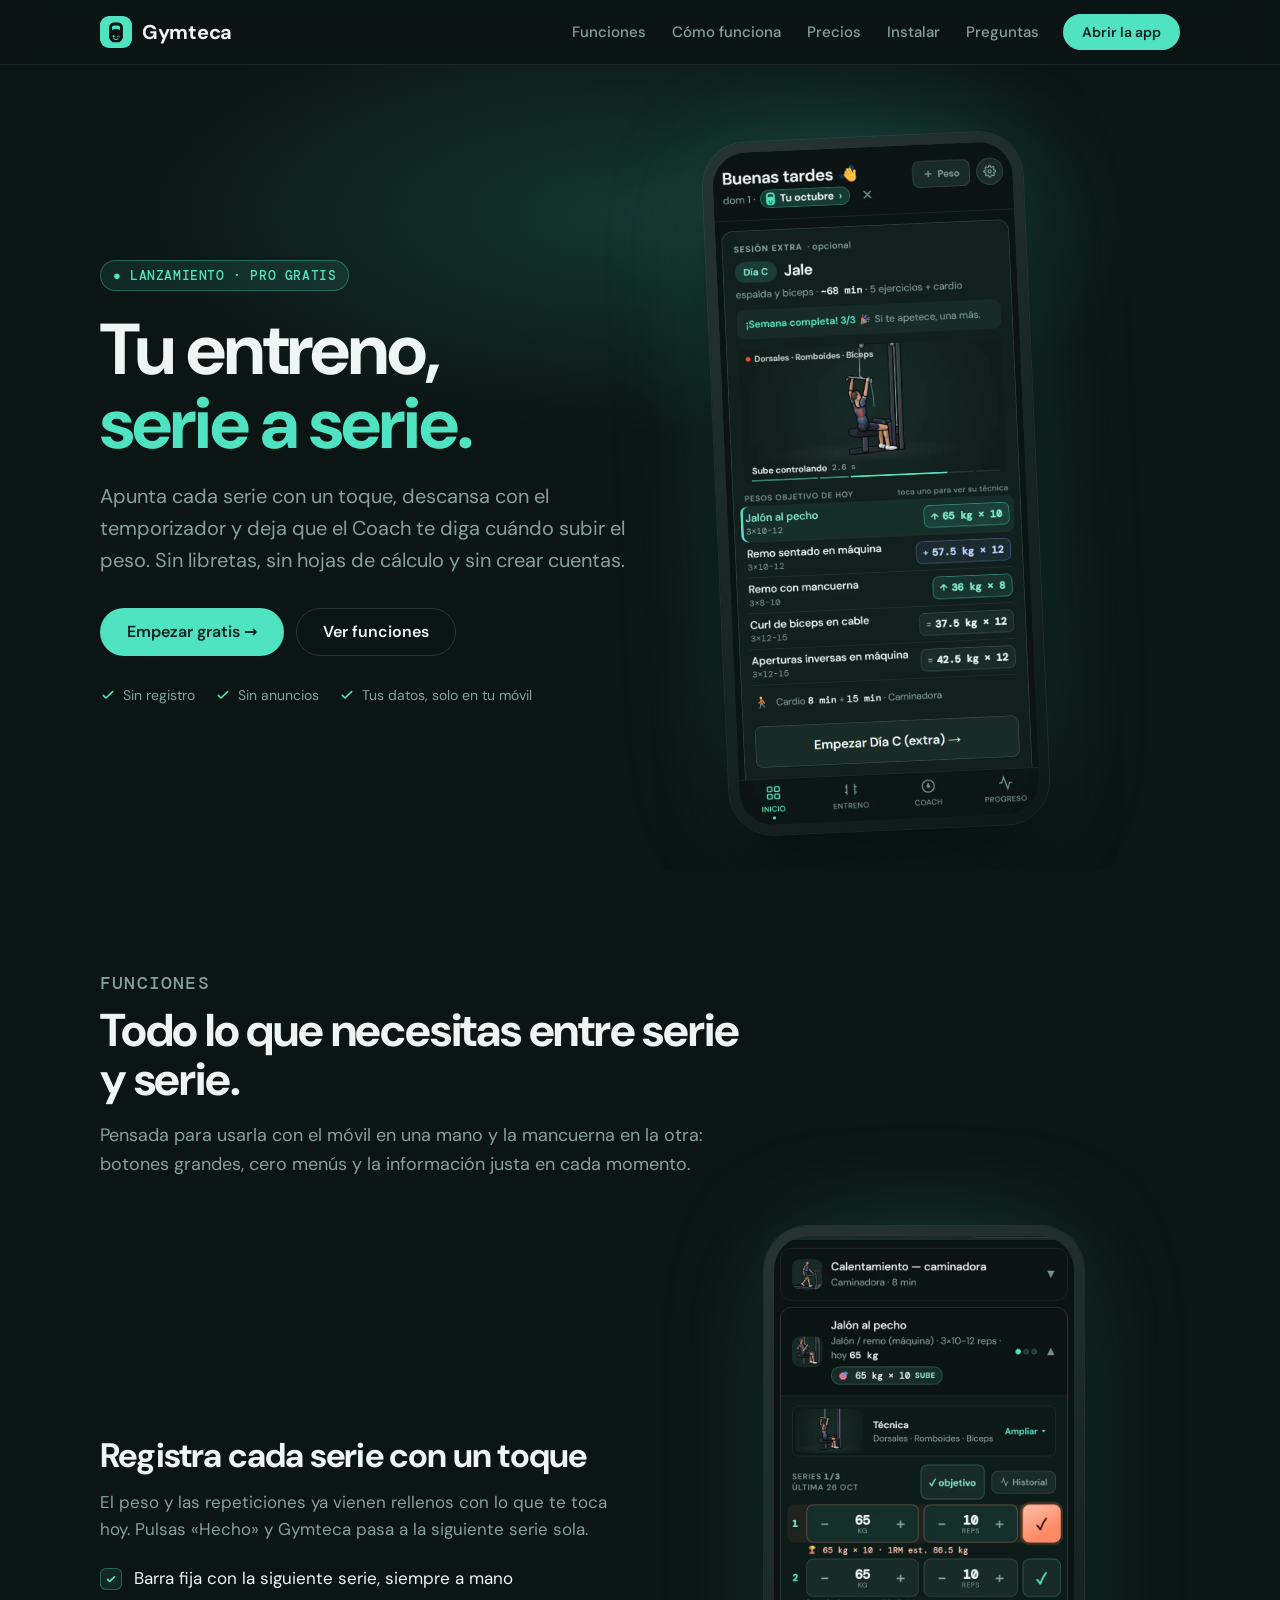
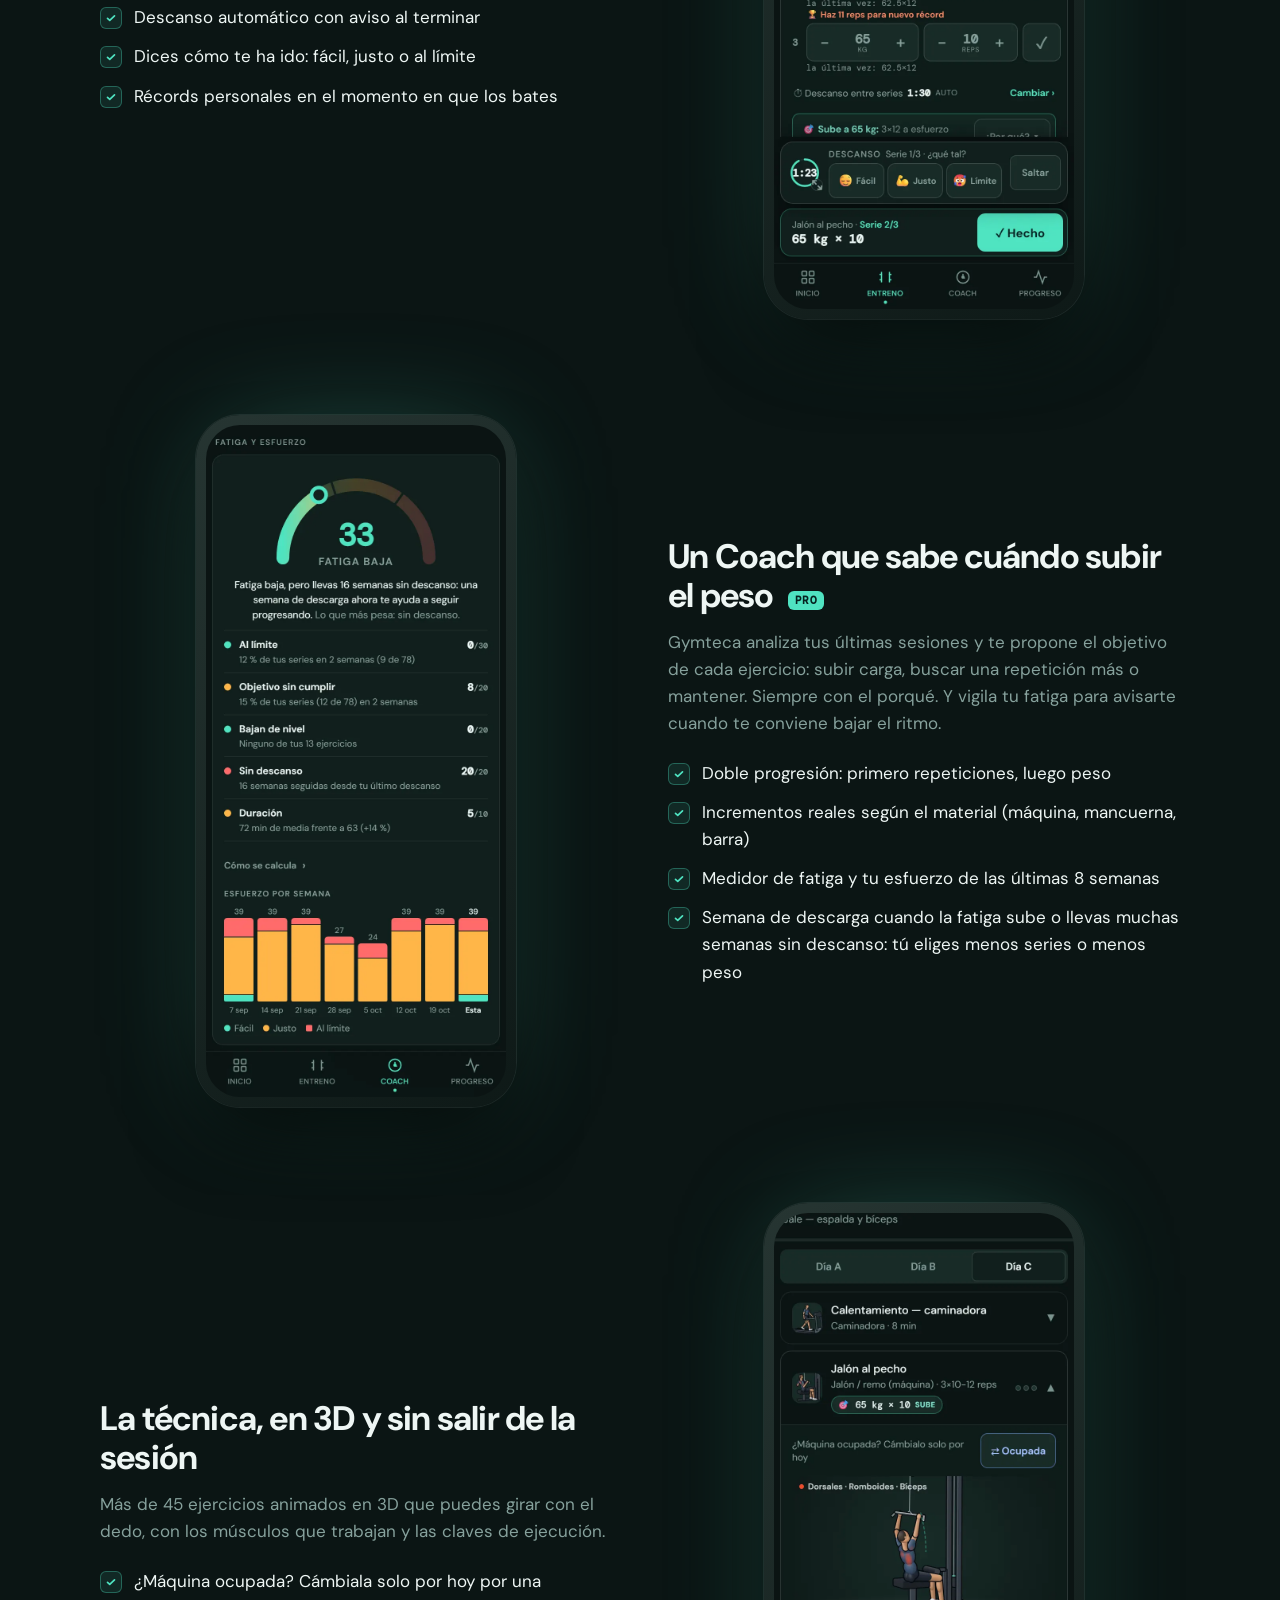
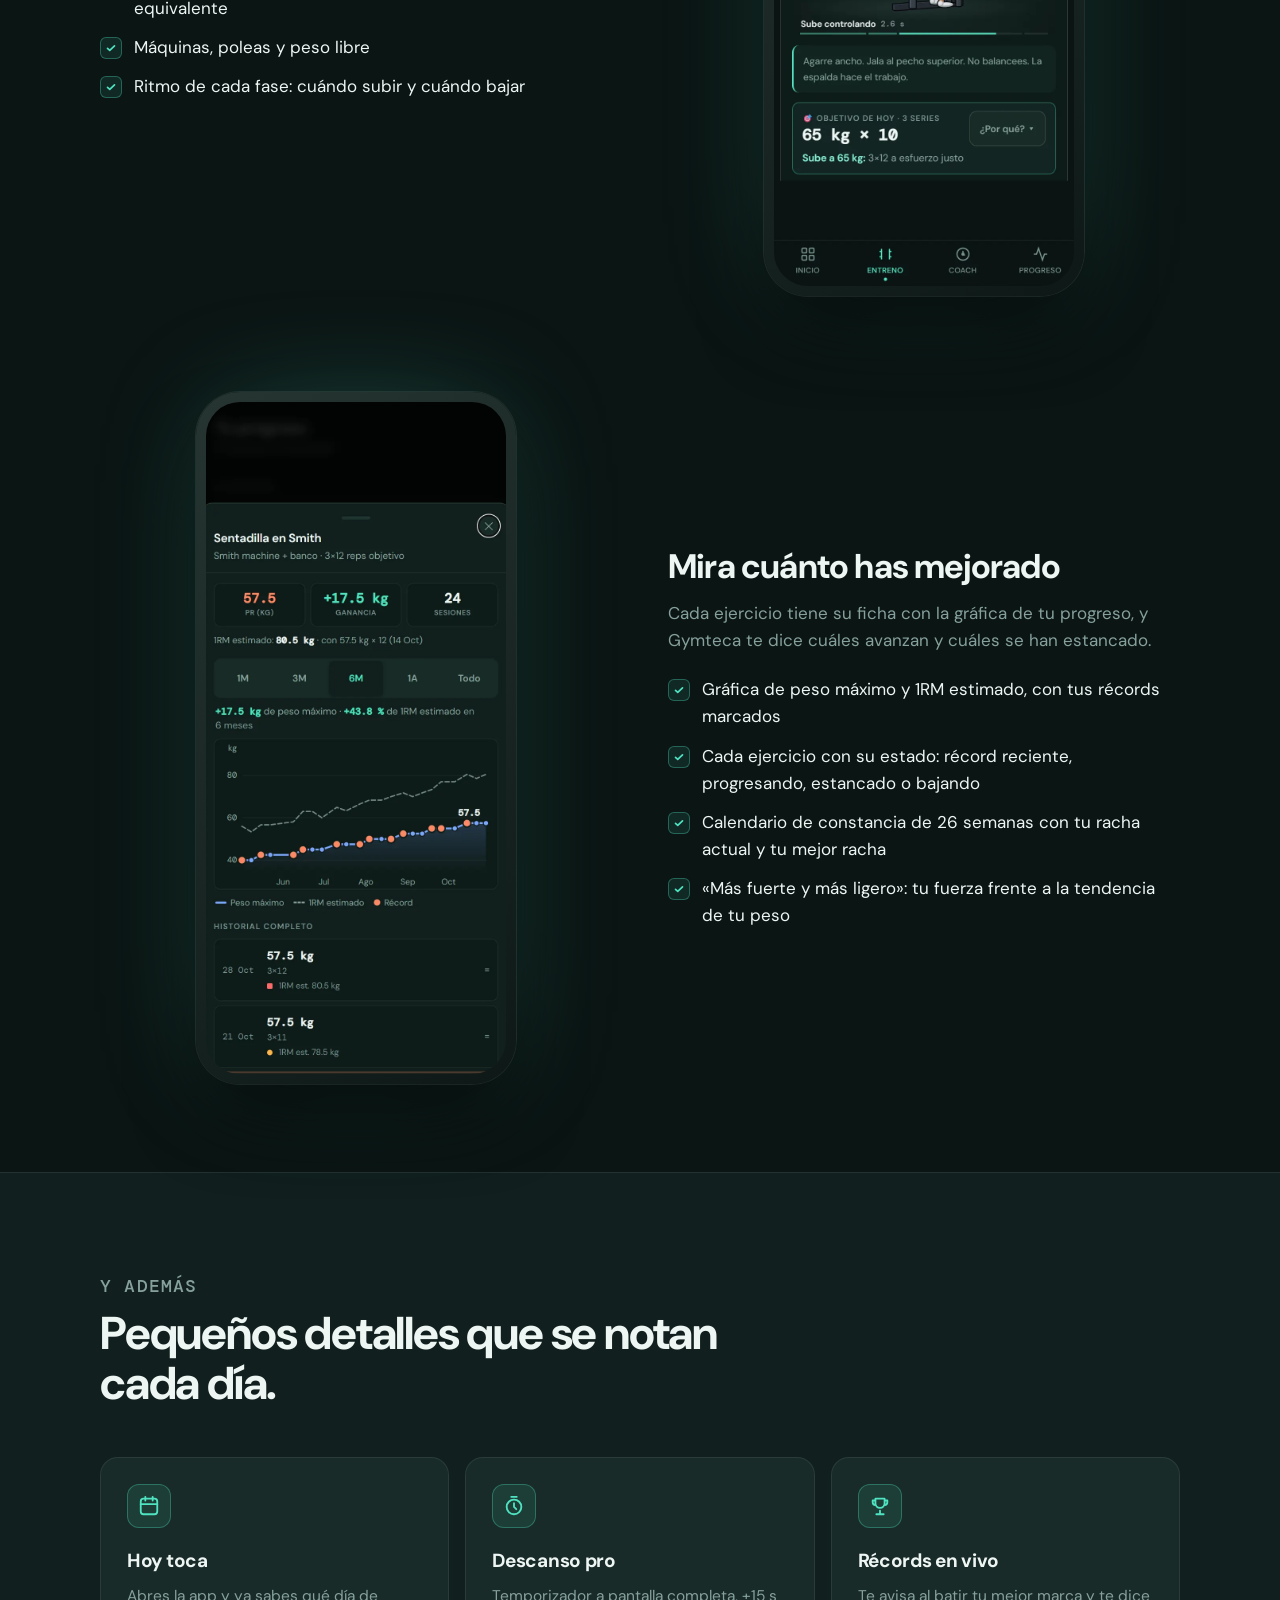
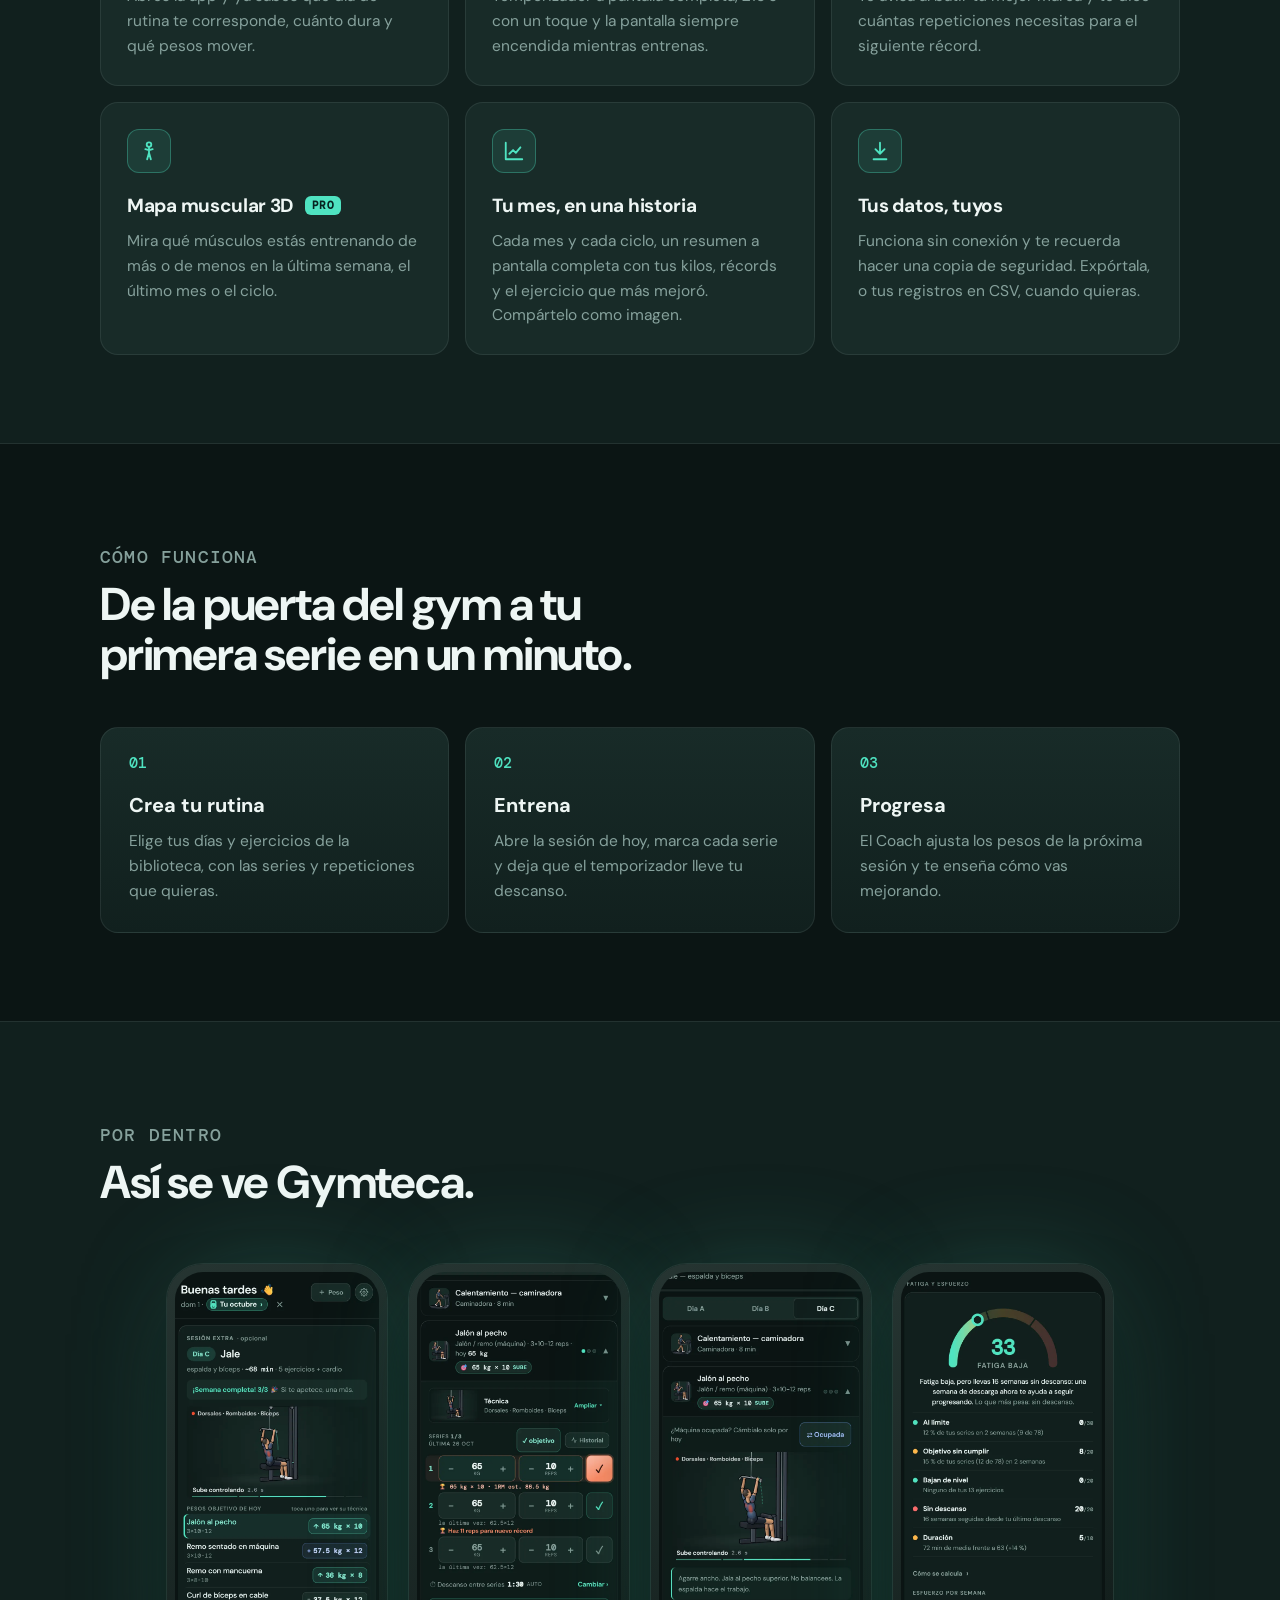
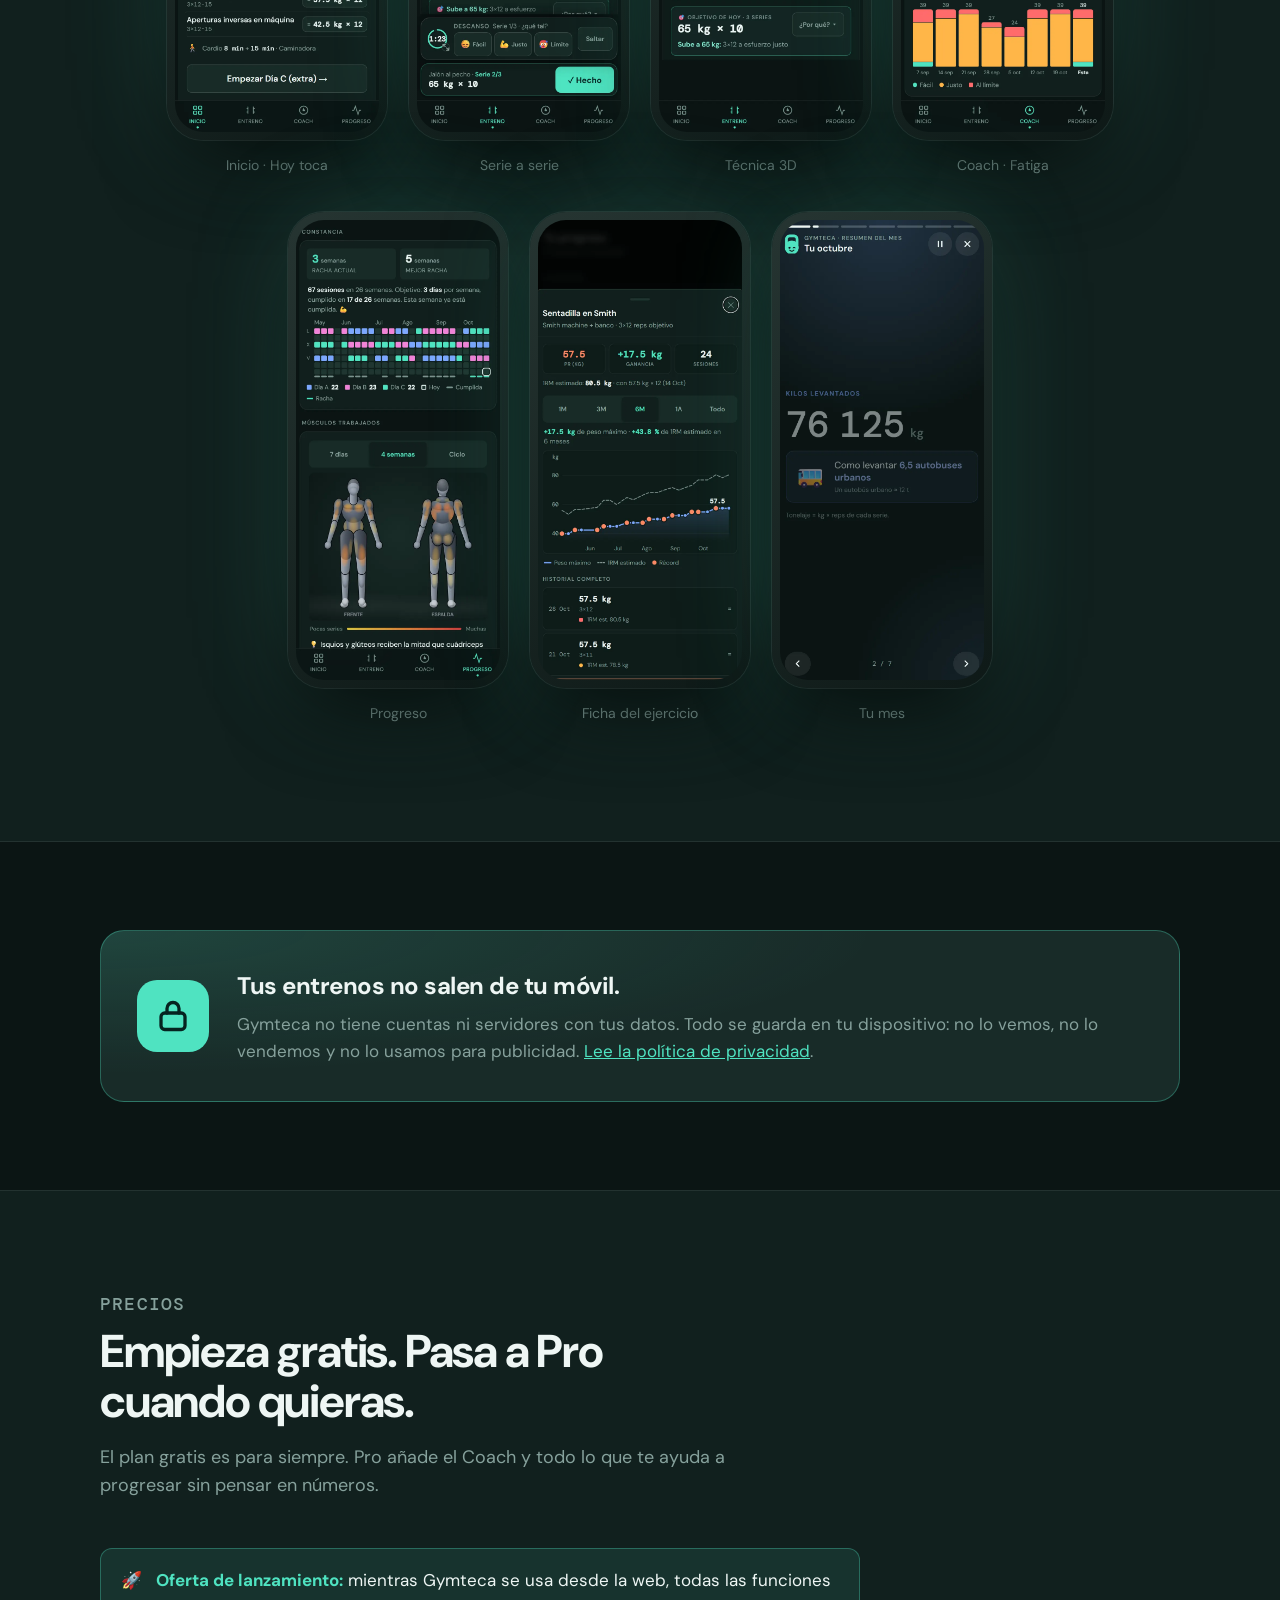
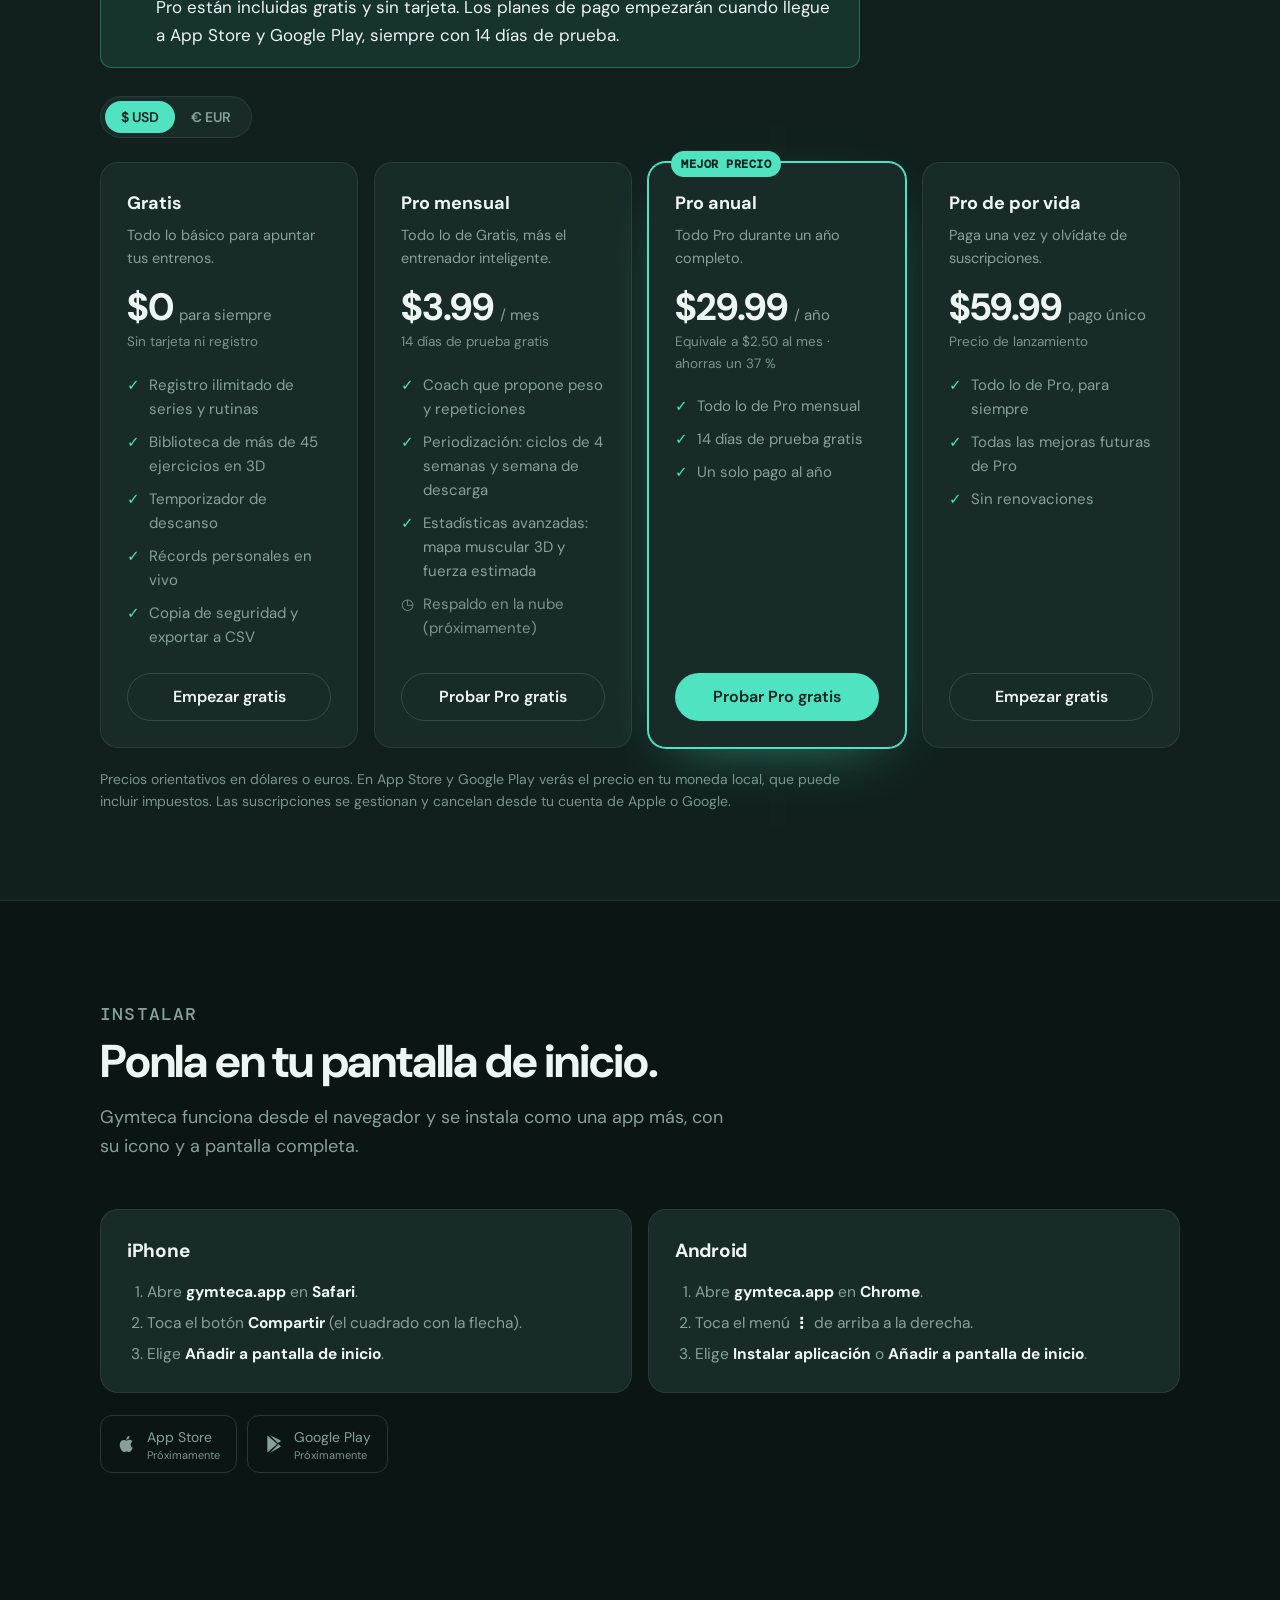
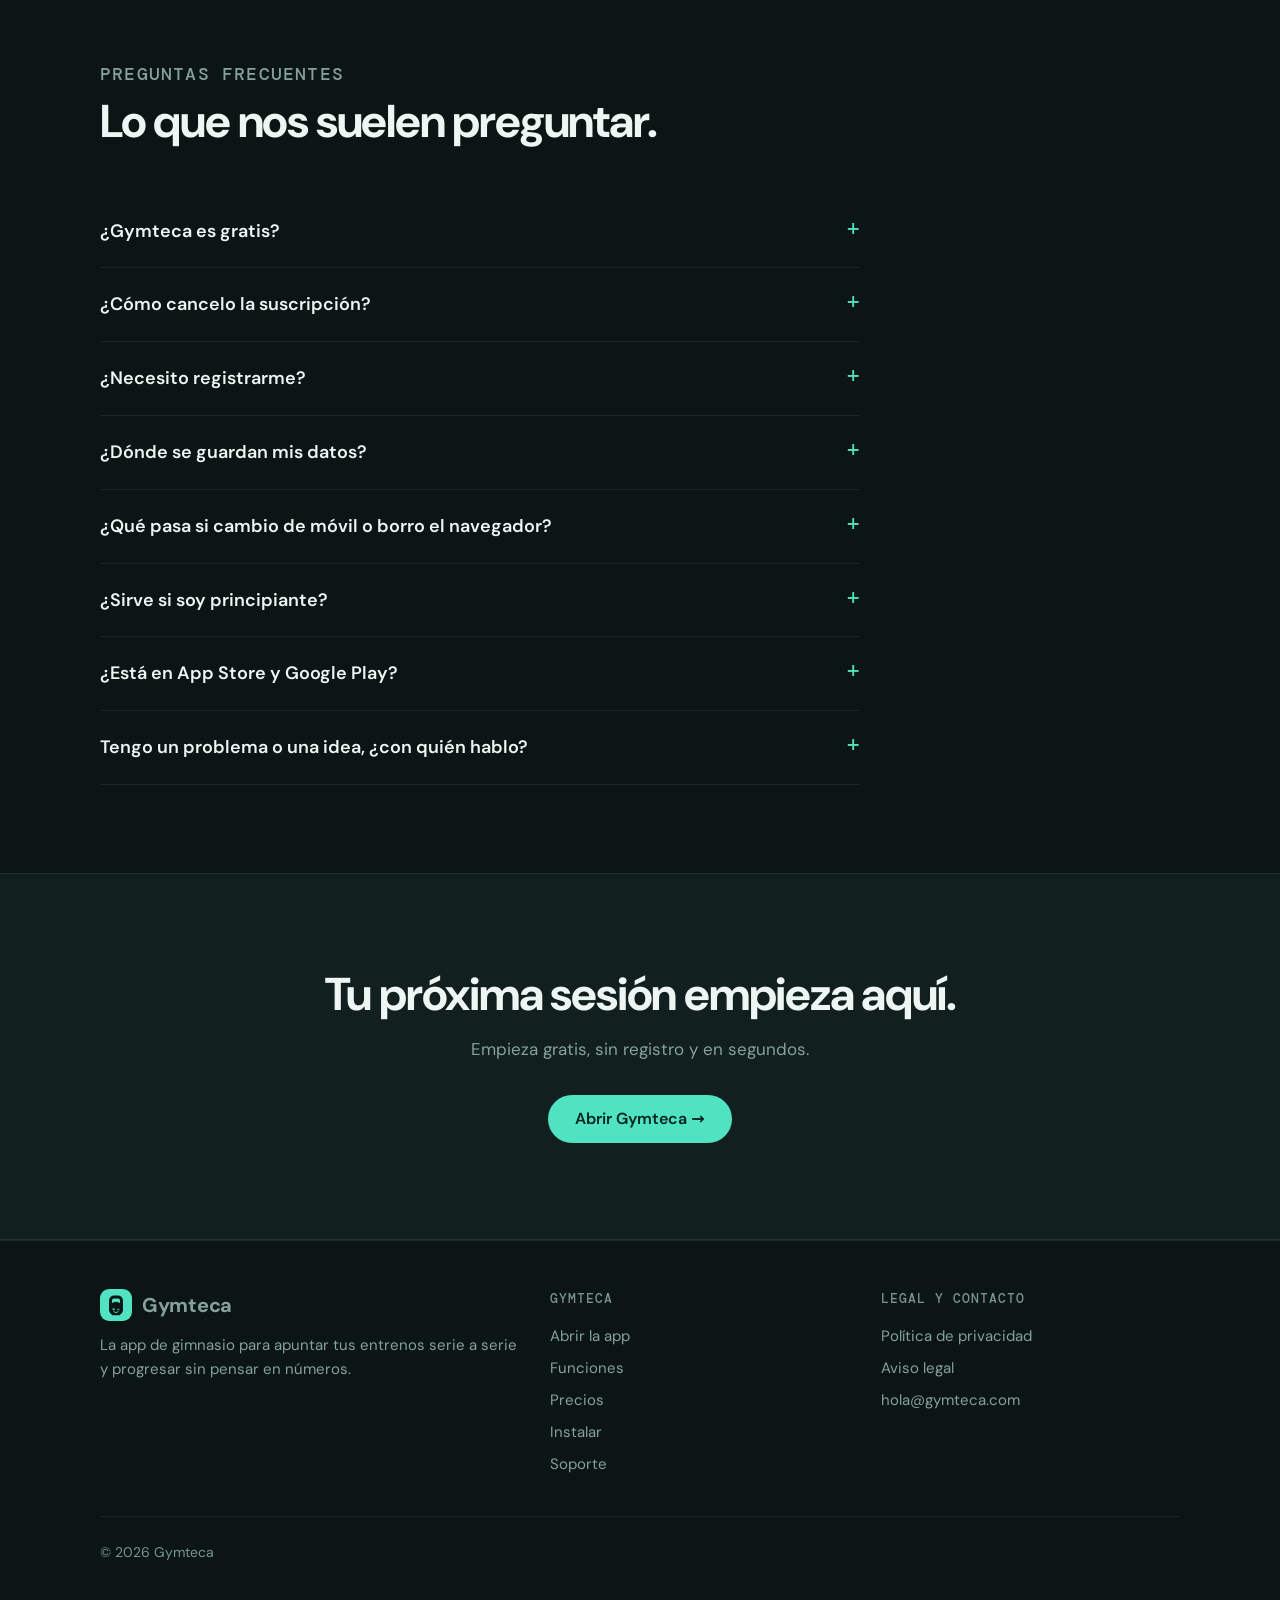
<file: index.html>
<!doctype html>
<html lang="es">
<head>
<meta charset="utf-8">
<meta name="viewport" content="width=device-width, initial-scale=1, viewport-fit=cover">
<title>Gymteca — App de gimnasio para apuntar tus entrenos serie a serie</title>
<meta name="description" content="Gymteca es la app de gimnasio que registra cada serie, cronometra tu descanso y te dice cuándo subir el peso. Empieza gratis, sin registro y con tus datos solo en tu móvil.">
<link rel="canonical" href="https://gymteca.com/">
<meta name="theme-color" content="#0b1514">
<link rel="icon" href="/assets/img/favicon.svg" type="image/svg+xml">
<link rel="icon" href="/assets/img/favicon-32.png" sizes="32x32" type="image/png">
<link rel="apple-touch-icon" href="/assets/img/apple-touch-icon.png">
<link rel="preload" href="/assets/fonts/dm-sans.woff2" as="font" type="font/woff2" crossorigin>
<link rel="stylesheet" href="/assets/styles.css">

<meta property="og:type" content="website">
<meta property="og:locale" content="es_ES">
<meta property="og:site_name" content="Gymteca">
<meta property="og:url" content="https://gymteca.com/">
<meta property="og:title" content="Gymteca — Tu entreno, serie a serie">
<meta property="og:description" content="Registra cada serie, descansa con temporizador y deja que el Coach te diga cuándo subir el peso. Empieza gratis y sin registro.">
<meta property="og:image" content="https://gymteca.com/assets/img/og.png">
<meta property="og:image:width" content="1200">
<meta property="og:image:height" content="630">
<meta name="twitter:card" content="summary_large_image">

<script type="application/ld+json">
{
  "@context": "https://schema.org",
  "@graph": [
    {
      "@type": "Organization",
      "@id": "https://gymteca.com/#org",
      "name": "Gymteca",
      "url": "https://gymteca.com/",
      "logo": "https://gymteca.com/assets/img/icon-512.png",
      "email": "hola@gymteca.com"
    },
    {
      "@type": "WebSite",
      "@id": "https://gymteca.com/#web",
      "url": "https://gymteca.com/",
      "name": "Gymteca",
      "inLanguage": "es",
      "publisher": {"@id": "https://gymteca.com/#org"}
    },
    {
      "@type": "SoftwareApplication",
      "name": "Gymteca",
      "url": "https://gymteca.app/",
      "applicationCategory": "HealthApplication",
      "operatingSystem": "iOS, Android, Web",
      "inLanguage": "es",
      "description": "App de gimnasio para registrar entrenamientos serie a serie, con temporizador de descanso, récords personales y un coach que calcula cuándo subir el peso.",
      "offers": [
        {"@type": "Offer", "name": "Gratis", "price": "0", "priceCurrency": "USD"},
        {"@type": "Offer", "name": "Pro mensual", "price": "3.99", "priceCurrency": "USD"},
        {"@type": "Offer", "name": "Pro anual", "price": "29.99", "priceCurrency": "USD"},
        {"@type": "Offer", "name": "Pro de por vida", "price": "59.99", "priceCurrency": "USD"}
      ],
      "publisher": {"@id": "https://gymteca.com/#org"}
    },
    {
      "@type": "FAQPage",
      "mainEntity": [
        {"@type": "Question", "name": "¿Gymteca es gratis?", "acceptedAnswer": {"@type": "Answer", "text": "Tiene un plan gratis para siempre con registro ilimitado y la biblioteca de ejercicios. Gymteca Pro añade el Coach, la periodización y las estadísticas avanzadas por 3,99 $ al mes, 29,99 $ al año o 59,99 $ de por vida, con 14 días de prueba gratis. Durante el lanzamiento en la web, Pro está incluido gratis."}},
        {"@type": "Question", "name": "¿Dónde se guardan mis datos?", "acceptedAnswer": {"@type": "Answer", "text": "Solo en tu móvil. Gymteca no tiene servidores con tus entrenos: no los vemos, no los vendemos y no salen de tu dispositivo."}},
        {"@type": "Question", "name": "¿Qué pasa si cambio de móvil?", "acceptedAnswer": {"@type": "Answer", "text": "Desde Ajustes puedes exportar una copia de seguridad y luego importarla en el móvil nuevo. También puedes exportar tus registros a CSV."}},
        {"@type": "Question", "name": "¿Está en App Store y Google Play?", "acceptedAnswer": {"@type": "Answer", "text": "Todavía no. De momento se instala desde el navegador en gymteca.app y funciona como una app más en la pantalla de inicio."}}
      ]
    }
  ]
}
</script>
</head>
<body>
<a class="skip" href="#main">Saltar al contenido</a>

<header class="nav">
  <div class="wrap">
    <a class="logo" href="/" aria-label="Gymteca, inicio"><img src="/assets/img/teca.svg" alt="" width="32" height="32">Gymteca</a>
    <ul class="nav-links">
      <li><a href="#funciones">Funciones</a></li>
      <li><a href="#como-funciona">Cómo funciona</a></li>
      <li><a href="#precios">Precios</a></li>
      <li><a href="#instalar">Instalar</a></li>
      <li><a href="#preguntas">Preguntas</a></li>
    </ul>
    <a class="btn btn-primary btn-sm" href="https://gymteca.app/">Abrir la app</a>
  </div>
</header>

<main id="main">

<section class="hero">
  <div class="wrap">
    <div>
      <span class="eyebrow">● Lanzamiento · Pro gratis</span>
      <h1>Tu entreno,<br><span>serie a serie.</span></h1>
      <p class="lead">Apunta cada serie con un toque, descansa con el temporizador y deja que el Coach te diga cuándo subir el peso. Sin libretas, sin hojas de cálculo y sin crear cuentas.</p>
      <div class="cta">
        <a class="btn btn-primary" href="https://gymteca.app/">Empezar gratis →</a>
        <a class="btn btn-ghost" href="#funciones">Ver funciones</a>
      </div>
      <ul class="trust">
        <li><svg viewBox="0 0 24 24" fill="none" stroke="currentColor" stroke-width="2.4" stroke-linecap="round" stroke-linejoin="round" aria-hidden="true"><path d="M5 12.5l4 4L19 7"/></svg>Sin registro</li>
        <li><svg viewBox="0 0 24 24" fill="none" stroke="currentColor" stroke-width="2.4" stroke-linecap="round" stroke-linejoin="round" aria-hidden="true"><path d="M5 12.5l4 4L19 7"/></svg>Sin anuncios</li>
        <li><svg viewBox="0 0 24 24" fill="none" stroke="currentColor" stroke-width="2.4" stroke-linecap="round" stroke-linejoin="round" aria-hidden="true"><path d="M5 12.5l4 4L19 7"/></svg>Tus datos, solo en tu móvil</li>
      </ul>
    </div>
    <div class="phone tilt">
      <img src="/assets/img/app-inicio.webp" width="780" height="1688" alt="Pantalla de inicio de Gymteca con la sesión de hoy, la técnica del ejercicio en 3D y los pesos objetivo" fetchpriority="high">
    </div>
  </div>
</section>

<section id="funciones">
  <div class="wrap">
    <div class="section-head">
      <p class="kicker">Funciones</p>
      <h2>Todo lo que necesitas entre serie y serie.</h2>
      <p>Pensada para usarla con el móvil en una mano y la mancuerna en la otra: botones grandes, cero menús y la información justa en cada momento.</p>
    </div>

    <article class="feature">
      <div>
        <h3>Registra cada serie con un toque</h3>
        <p>El peso y las repeticiones ya vienen rellenos con lo que te toca hoy. Pulsas «Hecho» y Gymteca pasa a la siguiente serie sola.</p>
        <ul>
          <li>Barra fija con la siguiente serie, siempre a mano</li>
          <li>Descanso automático con aviso al terminar</li>
          <li>Dices cómo te ha ido: fácil, justo o al límite</li>
          <li>Récords personales en el momento en que los bates</li>
        </ul>
      </div>
      <div class="feature-media"><div class="phone"><img src="/assets/img/app-serie-a-serie.webp" width="780" height="1688" alt="Registro de series en Gymteca con un récord de peso y el temporizador de descanso en marcha" loading="lazy"></div></div>
    </article>

    <article class="feature rev">
      <div>
        <h3>Un Coach que sabe cuándo subir el peso <span class="badge-pro">PRO</span></h3>
        <p>Gymteca analiza tus últimas sesiones y te propone el objetivo de cada ejercicio: subir carga, buscar una repetición más o mantener. Siempre con el porqué. Y vigila tu fatiga para avisarte cuando te conviene bajar el ritmo.</p>
        <ul>
          <li>Doble progresión: primero repeticiones, luego peso</li>
          <li>Incrementos reales según el material (máquina, mancuerna, barra)</li>
          <li>Medidor de fatiga y tu esfuerzo de las últimas 8 semanas</li>
          <li>Semana de descarga cuando la fatiga sube o llevas muchas semanas sin descanso: tú eliges menos series o menos peso</li>
        </ul>
      </div>
      <div class="feature-media"><div class="phone"><img src="/assets/img/app-coach.webp" width="780" height="1688" alt="Medidor de fatiga del Coach de Gymteca con sus factores y las barras de esfuerzo de las últimas 8 semanas" loading="lazy"></div></div>
    </article>

    <article class="feature">
      <div>
        <h3>La técnica, en 3D y sin salir de la sesión</h3>
        <p>Más de 45 ejercicios animados en 3D que puedes girar con el dedo, con los músculos que trabajan y las claves de ejecución.</p>
        <ul>
          <li>¿Máquina ocupada? Cámbiala solo por hoy por una equivalente</li>
          <li>Máquinas, poleas y peso libre</li>
          <li>Ritmo de cada fase: cuándo subir y cuándo bajar</li>
        </ul>
      </div>
      <div class="feature-media"><div class="phone"><img src="/assets/img/app-tecnica-3d.webp" width="780" height="1688" alt="Ejercicio de jalón al pecho animado en 3D dentro de una sesión de Gymteca" loading="lazy"></div></div>
    </article>

    <article class="feature rev">
      <div>
        <h3>Mira cuánto has mejorado</h3>
        <p>Cada ejercicio tiene su ficha con la gráfica de tu progreso, y Gymteca te dice cuáles avanzan y cuáles se han estancado.</p>
        <ul>
          <li>Gráfica de peso máximo y 1RM estimado, con tus récords marcados</li>
          <li>Cada ejercicio con su estado: récord reciente, progresando, estancado o bajando</li>
          <li>Calendario de constancia de 26 semanas con tu racha actual y tu mejor racha</li>
          <li>«Más fuerte y más ligero»: tu fuerza frente a la tendencia de tu peso</li>
        </ul>
      </div>
      <div class="feature-media"><div class="phone"><img src="/assets/img/app-ficha.webp" width="780" height="1688" alt="Ficha de la sentadilla en Smith con la gráfica de peso máximo y 1RM estimado de los últimos 6 meses" loading="lazy"></div></div>
    </article>
  </div>
</section>

<section class="alt" aria-labelledby="mas-titulo">
  <div class="wrap">
    <div class="section-head">
      <p class="kicker">Y además</p>
      <h2 id="mas-titulo">Pequeños detalles que se notan cada día.</h2>
    </div>
    <div class="grid">
      <div class="card">
        <div class="ic"><svg viewBox="0 0 24 24" fill="none" stroke="currentColor" stroke-width="2" stroke-linecap="round" stroke-linejoin="round" aria-hidden="true"><rect x="3" y="4" width="18" height="17" rx="3"/><path d="M8 2v4M16 2v4M3 10h18"/></svg></div>
        <h3>Hoy toca</h3>
        <p>Abres la app y ya sabes qué día de rutina te corresponde, cuánto dura y qué pesos mover.</p>
      </div>
      <div class="card">
        <div class="ic"><svg viewBox="0 0 24 24" fill="none" stroke="currentColor" stroke-width="2" stroke-linecap="round" stroke-linejoin="round" aria-hidden="true"><circle cx="12" cy="13" r="8"/><path d="M12 9v4l2.5 2.5M9 2h6"/></svg></div>
        <h3>Descanso pro</h3>
        <p>Temporizador a pantalla completa, ±15 s con un toque y la pantalla siempre encendida mientras entrenas.</p>
      </div>
      <div class="card">
        <div class="ic"><svg viewBox="0 0 24 24" fill="none" stroke="currentColor" stroke-width="2" stroke-linecap="round" stroke-linejoin="round" aria-hidden="true"><path d="M8 21h8M12 17v4M7 4h10v5a5 5 0 0 1-10 0V4zM17 6h3v2a3 3 0 0 1-3 3M7 6H4v2a3 3 0 0 0 3 3"/></svg></div>
        <h3>Récords en vivo</h3>
        <p>Te avisa al batir tu mejor marca y te dice cuántas repeticiones necesitas para el siguiente récord.</p>
      </div>
      <div class="card">
        <div class="ic"><svg viewBox="0 0 24 24" fill="none" stroke="currentColor" stroke-width="2" stroke-linecap="round" stroke-linejoin="round" aria-hidden="true"><circle cx="12" cy="5" r="2.5"/><path d="M12 8v6M8 10l4 1 4-1M10 21l2-7 2 7"/></svg></div>
        <h3>Mapa muscular 3D <span class="badge-pro">PRO</span></h3>
        <p>Mira qué músculos estás entrenando de más o de menos en la última semana, el último mes o el ciclo.</p>
      </div>
      <div class="card">
        <div class="ic"><svg viewBox="0 0 24 24" fill="none" stroke="currentColor" stroke-width="2" stroke-linecap="round" stroke-linejoin="round" aria-hidden="true"><path d="M3 3v18h18"/><path d="M7 15l4-4 3 3 5-6"/></svg></div>
        <h3>Tu mes, en una historia</h3>
        <p>Cada mes y cada ciclo, un resumen a pantalla completa con tus kilos, récords y el ejercicio que más mejoró. Compártelo como imagen.</p>
      </div>
      <div class="card">
        <div class="ic"><svg viewBox="0 0 24 24" fill="none" stroke="currentColor" stroke-width="2" stroke-linecap="round" stroke-linejoin="round" aria-hidden="true"><path d="M12 3v12M7 10l5 5 5-5M5 21h14"/></svg></div>
        <h3>Tus datos, tuyos</h3>
        <p>Funciona sin conexión y te recuerda hacer una copia de seguridad. Expórtala, o tus registros en CSV, cuando quieras.</p>
      </div>
    </div>
  </div>
</section>

<section id="como-funciona">
  <div class="wrap">
    <div class="section-head">
      <p class="kicker">Cómo funciona</p>
      <h2>De la puerta del gym a tu primera serie en un minuto.</h2>
    </div>
    <ol class="steps">
      <li><h3>Crea tu rutina</h3><p>Elige tus días y ejercicios de la biblioteca, con las series y repeticiones que quieras.</p></li>
      <li><h3>Entrena</h3><p>Abre la sesión de hoy, marca cada serie y deja que el temporizador lleve tu descanso.</p></li>
      <li><h3>Progresa</h3><p>El Coach ajusta los pesos de la próxima sesión y te enseña cómo vas mejorando.</p></li>
    </ol>
  </div>
</section>

<section class="alt" aria-labelledby="galeria-titulo">
  <div class="wrap">
    <div class="section-head">
      <p class="kicker">Por dentro</p>
      <h2 id="galeria-titulo">Así se ve Gymteca.</h2>
    </div>
    <div class="gallery">
      <figure><div class="phone"><img src="/assets/img/app-inicio.webp" width="780" height="1688" alt="Inicio con la sesión de hoy" loading="lazy"></div><figcaption>Inicio · Hoy toca</figcaption></figure>
      <figure><div class="phone"><img src="/assets/img/app-serie-a-serie.webp" width="780" height="1688" alt="Registro de series y descanso" loading="lazy"></div><figcaption>Serie a serie</figcaption></figure>
      <figure><div class="phone"><img src="/assets/img/app-tecnica-3d.webp" width="780" height="1688" alt="Técnica del ejercicio en 3D" loading="lazy"></div><figcaption>Técnica 3D</figcaption></figure>
      <figure><div class="phone"><img src="/assets/img/app-coach.webp" width="780" height="1688" alt="Coach con el medidor de fatiga y el esfuerzo por semana" loading="lazy"></div><figcaption>Coach · Fatiga</figcaption></figure>
      <figure><div class="phone"><img src="/assets/img/app-progreso.webp" width="780" height="1688" alt="Progreso con el calendario de constancia y el mapa muscular en 3D" loading="lazy"></div><figcaption>Progreso</figcaption></figure>
      <figure><div class="phone"><img src="/assets/img/app-ficha.webp" width="780" height="1688" alt="Ficha de un ejercicio con su gráfica de progreso y el historial" loading="lazy"></div><figcaption>Ficha del ejercicio</figcaption></figure>
      <figure><div class="phone"><img src="/assets/img/app-wrapped.webp" width="780" height="1688" alt="Resumen del mes con los kilos levantados en octubre" loading="lazy"></div><figcaption>Tu mes</figcaption></figure>
    </div>
  </div>
</section>

<section aria-labelledby="privacidad-titulo">
  <div class="wrap">
    <div class="privacy-band">
      <div class="big"><svg viewBox="0 0 24 24" fill="none" stroke="currentColor" stroke-width="2.2" stroke-linecap="round" stroke-linejoin="round" aria-hidden="true"><rect x="4" y="10" width="16" height="11" rx="2.5"/><path d="M8 10V7a4 4 0 0 1 8 0v3"/></svg></div>
      <div>
        <h3 id="privacidad-titulo">Tus entrenos no salen de tu móvil.</h3>
        <p>Gymteca no tiene cuentas ni servidores con tus datos. Todo se guarda en tu dispositivo: no lo vemos, no lo vendemos y no lo usamos para publicidad. <a class="green" href="/privacidad">Lee la política de privacidad</a>.</p>
      </div>
    </div>
  </div>
</section>

<section id="precios" class="alt">
  <div class="wrap">
    <div class="section-head">
      <p class="kicker">Precios</p>
      <h2>Empieza gratis. Pasa a Pro cuando quieras.</h2>
      <p>El plan gratis es para siempre. Pro añade el Coach y todo lo que te ayuda a progresar sin pensar en números.</p>
    </div>

    <div class="launch">
      <span aria-hidden="true">🚀</span>
      <p><strong>Oferta de lanzamiento:</strong> mientras Gymteca se usa desde la web, todas las funciones Pro están incluidas gratis y sin tarjeta. Los planes de pago empezarán cuando llegue a App Store y Google Play, siempre con 14 días de prueba.</p>
    </div>

    <div class="cur" role="group" aria-label="Moneda">
      <button type="button" data-cur="usd" aria-pressed="true">$ USD</button>
      <button type="button" data-cur="eur" aria-pressed="false">€ EUR</button>
    </div>

    <div class="plans">
      <div class="plan">
        <h3>Gratis</h3>
        <p class="desc">Todo lo básico para apuntar tus entrenos.</p>
        <div class="price"><b data-usd="$0" data-eur="0&nbsp;€">$0</b><span>para siempre</span></div>
        <p class="price-note">Sin tarjeta ni registro</p>
        <ul>
          <li>Registro ilimitado de series y rutinas</li>
          <li>Biblioteca de más de 45 ejercicios en 3D</li>
          <li>Temporizador de descanso</li>
          <li>Récords personales en vivo</li>
          <li>Copia de seguridad y exportar a CSV</li>
        </ul>
        <a class="btn btn-ghost" href="https://gymteca.app/">Empezar gratis</a>
      </div>

      <div class="plan">
        <h3>Pro mensual</h3>
        <p class="desc">Todo lo de Gratis, más el entrenador inteligente.</p>
        <div class="price"><b data-usd="$3.99" data-eur="3,99&nbsp;€">$3.99</b><span>/ mes</span></div>
        <p class="price-note">14 días de prueba gratis</p>
        <ul>
          <li>Coach que propone peso y repeticiones</li>
          <li>Periodización: ciclos de 4 semanas y semana de descarga</li>
          <li>Estadísticas avanzadas: mapa muscular 3D y fuerza estimada</li>
          <li class="soon">Respaldo en la nube (próximamente)</li>
        </ul>
        <a class="btn btn-ghost" href="https://gymteca.app/">Probar Pro gratis</a>
      </div>

      <div class="plan best">
        <span class="tag">Mejor precio</span>
        <h3>Pro anual</h3>
        <p class="desc">Todo Pro durante un año completo.</p>
        <div class="price"><b data-usd="$29.99" data-eur="29,99&nbsp;€">$29.99</b><span>/ año</span></div>
        <p class="price-note" data-usd="Equivale a $2.50 al mes · ahorras un 37 %" data-eur="Equivale a 2,50 € al mes · ahorras un 37 %">Equivale a $2.50 al mes · ahorras un 37 %</p>
        <ul>
          <li>Todo lo de Pro mensual</li>
          <li>14 días de prueba gratis</li>
          <li>Un solo pago al año</li>
        </ul>
        <a class="btn btn-primary" href="https://gymteca.app/">Probar Pro gratis</a>
      </div>

      <div class="plan">
        <h3>Pro de por vida</h3>
        <p class="desc">Paga una vez y olvídate de suscripciones.</p>
        <div class="price"><b data-usd="$59.99" data-eur="59,99&nbsp;€">$59.99</b><span>pago único</span></div>
        <p class="price-note">Precio de lanzamiento</p>
        <ul>
          <li>Todo lo de Pro, para siempre</li>
          <li>Todas las mejoras futuras de Pro</li>
          <li>Sin renovaciones</li>
        </ul>
        <a class="btn btn-ghost" href="https://gymteca.app/">Empezar gratis</a>
      </div>
    </div>
    <p class="plans-foot">Precios orientativos en dólares o euros. En App Store y Google Play verás el precio en tu moneda local, que puede incluir impuestos. Las suscripciones se gestionan y cancelan desde tu cuenta de Apple o Google.</p>
  </div>
</section>

<section id="instalar">
  <div class="wrap">
    <div class="section-head">
      <p class="kicker">Instalar</p>
      <h2>Ponla en tu pantalla de inicio.</h2>
      <p>Gymteca funciona desde el navegador y se instala como una app más, con su icono y a pantalla completa.</p>
    </div>
    <div class="install">
      <div class="card">
        <h3>iPhone</h3>
        <ol>
          <li>Abre <strong>gymteca.app</strong> en <strong>Safari</strong>.</li>
          <li>Toca el botón <strong>Compartir</strong> (el cuadrado con la flecha).</li>
          <li>Elige <strong>Añadir a pantalla de inicio</strong>.</li>
        </ol>
      </div>
      <div class="card">
        <h3>Android</h3>
        <ol>
          <li>Abre <strong>gymteca.app</strong> en <strong>Chrome</strong>.</li>
          <li>Toca el menú <strong>⋮</strong> de arriba a la derecha.</li>
          <li>Elige <strong>Instalar aplicación</strong> o <strong>Añadir a pantalla de inicio</strong>.</li>
        </ol>
      </div>
    </div>
    <div class="stores" aria-label="Tiendas de aplicaciones">
      <span class="store"><svg viewBox="0 0 24 24" fill="currentColor" aria-hidden="true"><path d="M16.4 12.6c0-2.4 2-3.6 2.1-3.7-1.1-1.7-2.9-1.9-3.5-1.9-1.5-.2-2.9.9-3.7.9-.8 0-1.9-.9-3.2-.8-1.6 0-3.1 1-4 2.4-1.7 3-.4 7.4 1.2 9.8.8 1.2 1.8 2.5 3 2.4 1.2 0 1.7-.8 3.1-.8 1.5 0 1.9.8 3.2.8 1.3 0 2.1-1.2 2.9-2.4.9-1.4 1.3-2.7 1.3-2.8-.1 0-2.4-.9-2.4-3.9zM14 5.5c.7-.8 1.1-1.9 1-3-1 0-2.1.7-2.8 1.5-.6.7-1.2 1.8-1 2.9 1.1.1 2.1-.6 2.8-1.4z"/></svg><span>App Store<small>Próximamente</small></span></span>
      <span class="store"><svg viewBox="0 0 24 24" fill="currentColor" aria-hidden="true"><path d="M4 2.8v18.4c0 .4.4.7.8.5l10.4-9.2c.3-.3.3-.7 0-1L4.8 2.3c-.4-.2-.8.1-.8.5zm12.6 8.1 2.9-1.7c.7-.4.7-1.4 0-1.8L6.9 1.1l9.7 9.8zm0 2.2-9.7 9.8 12.6-7.3c.7-.4.7-1.4 0-1.8l-2.9-1.7z"/></svg><span>Google Play<small>Próximamente</small></span></span>
    </div>
  </div>
</section>

<section id="preguntas">
  <div class="wrap">
    <div class="section-head">
      <p class="kicker">Preguntas frecuentes</p>
      <h2>Lo que nos suelen preguntar.</h2>
    </div>
    <div class="faq">
      <details><summary>¿Gymteca es gratis?</summary><p>Tiene un plan gratis para siempre, con registro ilimitado y la biblioteca de ejercicios. Gymteca Pro añade el Coach, la periodización y las estadísticas avanzadas, con 14 días de prueba gratis. Ahora, durante el lanzamiento en la web, Pro está incluido gratis.</p></details>
      <details><summary>¿Cómo cancelo la suscripción?</summary><p>Cuando Gymteca esté en las tiendas, las suscripciones se pagan y cancelan desde tu cuenta de Apple (App Store) o de Google (Google Play), en cualquier momento. Si cancelas durante los 14 días de prueba, no se te cobra nada.</p></details>
      <details><summary>¿Necesito registrarme?</summary><p>No. Abres gymteca.app y empiezas a entrenar. No te pedimos correo, contraseña ni ningún dato personal.</p></details>
      <details><summary>¿Dónde se guardan mis datos?</summary><p>Solo en tu móvil, en el almacenamiento del navegador. Gymteca no tiene servidores con tus entrenos: no los vemos, no los vendemos y no salen de tu dispositivo.</p></details>
      <details><summary>¿Qué pasa si cambio de móvil o borro el navegador?</summary><p>Como los datos viven en tu móvil, si borras los datos del navegador se pierden. Desde Ajustes puedes exportar una copia de seguridad cuando quieras e importarla después en otro móvil. Te recomendamos hacer una copia de vez en cuando.</p></details>
      <details><summary>¿Sirve si soy principiante?</summary><p>Sí. Cada ejercicio tiene su técnica animada en 3D y el Coach te propone pesos prudentes y te dice cuándo subir, así que no tienes que calcular nada.</p></details>
      <details><summary>¿Está en App Store y Google Play?</summary><p>Todavía no. De momento se instala desde el navegador en gymteca.app y funciona como una app más en tu pantalla de inicio. Avisaremos en cuanto esté en las tiendas.</p></details>
      <details><summary>Tengo un problema o una idea, ¿con quién hablo?</summary><p>Escríbenos a <a class="green" href="mailto:soporte@gymteca.com">soporte@gymteca.com</a> o visita la página de <a class="green" href="/soporte">soporte</a>. Leemos todos los mensajes.</p></details>
    </div>
  </div>
</section>

<section class="final alt">
  <div class="wrap">
    <h2>Tu próxima sesión empieza aquí.</h2>
    <p>Empieza gratis, sin registro y en segundos.</p>
    <div class="cta"><a class="btn btn-primary" href="https://gymteca.app/">Abrir Gymteca →</a></div>
  </div>
</section>

</main>

<footer>
  <div class="wrap">
    <div>
      <a class="logo" href="/"><img src="/assets/img/teca.svg" alt="" width="32" height="32">Gymteca</a>
      <p style="margin-top:12px;max-width:28em">La app de gimnasio para apuntar tus entrenos serie a serie y progresar sin pensar en números.</p>
    </div>
    <div>
      <h4>Gymteca</h4>
      <ul>
        <li><a href="https://gymteca.app/">Abrir la app</a></li>
        <li><a href="/#funciones">Funciones</a></li>
        <li><a href="/#precios">Precios</a></li>
        <li><a href="/#instalar">Instalar</a></li>
        <li><a href="/soporte">Soporte</a></li>
      </ul>
    </div>
    <div>
      <h4>Legal y contacto</h4>
      <ul>
        <li><a href="/privacidad">Política de privacidad</a></li>
        <li><a href="/aviso-legal">Aviso legal</a></li>
        <li><a href="mailto:hola@gymteca.com">hola@gymteca.com</a></li>
      </ul>
    </div>
    <p class="copy">© 2026 Gymteca</p>
  </div>
</footer>
<dialog class="lb" id="lb" aria-label="Captura ampliada">
  <button class="lb-btn lb-close" type="button" data-lb="close" aria-label="Cerrar"><svg viewBox="0 0 24 24" fill="none" stroke="currentColor" stroke-width="2.2" stroke-linecap="round" aria-hidden="true"><path d="M6 6l12 12M18 6L6 18"/></svg></button>
  <button class="lb-btn lb-prev" type="button" data-lb="prev" aria-label="Captura anterior"><svg viewBox="0 0 24 24" fill="none" stroke="currentColor" stroke-width="2.2" stroke-linecap="round" stroke-linejoin="round" aria-hidden="true"><path d="M15 5l-7 7 7 7"/></svg></button>
  <figure><img alt="" width="780" height="1688"><figcaption></figcaption></figure>
  <button class="lb-btn lb-next" type="button" data-lb="next" aria-label="Captura siguiente"><svg viewBox="0 0 24 24" fill="none" stroke="currentColor" stroke-width="2.2" stroke-linecap="round" stroke-linejoin="round" aria-hidden="true"><path d="M9 5l7 7-7 7"/></svg></button>
</dialog>
<script>
// Visor: al pulsar una captura se abre ampliada; flechas, teclado y deslizar para pasar
(function(){
  var lb=document.getElementById('lb');if(!lb||!lb.showModal)return;
  var img=lb.querySelector('img'),cap=lb.querySelector('figcaption');
  var shots=[].map.call(document.querySelectorAll('.gallery figure'),function(f){
    var i=f.querySelector('img');return {src:i.getAttribute('src'),alt:i.alt,cap:f.querySelector('figcaption').textContent};
  });
  var cur=0;
  function show(n){
    cur=(n+shots.length)%shots.length;var s=shots[cur];
    img.src=s.src;img.alt=s.alt;
    cap.innerHTML='';cap.append(s.cap);var c=document.createElement('span');c.className='lb-count';c.textContent=(cur+1)+' / '+shots.length;cap.append(c);
  }
  document.querySelectorAll('.phone img').forEach(function(el){
    el.setAttribute('tabindex','0');el.setAttribute('role','button');
    function open(){var src=el.getAttribute('src'),n=0;shots.forEach(function(s,i){if(s.src===src)n=i;});show(n);lb.showModal();}
    el.addEventListener('click',open);
    el.addEventListener('keydown',function(e){if(e.key==='Enter'||e.key===' '){e.preventDefault();open();}});
  });
  lb.addEventListener('click',function(e){
    var a=e.target.closest('[data-lb]');
    if(a){var k=a.dataset.lb;if(k==='close')lb.close();else show(cur+(k==='next'?1:-1));return;}
    if(e.target===lb||e.target===img)lb.close();
  });
  lb.addEventListener('keydown',function(e){if(e.key==='ArrowRight')show(cur+1);else if(e.key==='ArrowLeft')show(cur-1);});
  var x0=null;
  img.addEventListener('touchstart',function(e){x0=e.touches[0].clientX;},{passive:true});
  img.addEventListener('touchend',function(e){if(x0===null)return;var dx=e.changedTouches[0].clientX-x0;x0=null;if(Math.abs(dx)>50){show(cur+(dx<0?1:-1));}},{passive:true});
})();

// Selector de moneda de la sección de precios (se recuerda en este navegador)
(function(){
  var KEY='gymteca-moneda',btns=document.querySelectorAll('[data-cur]');
  function set(cur){
    btns.forEach(function(b){b.setAttribute('aria-pressed',String(b.dataset.cur===cur));});
    document.querySelectorAll('[data-usd]').forEach(function(el){el.textContent=el.dataset[cur];});
    try{localStorage.setItem(KEY,cur);}catch(e){}
  }
  var cur=null;
  try{cur=localStorage.getItem(KEY);}catch(e){}
  if(cur!=='usd'&&cur!=='eur'){
    var tz='';try{tz=Intl.DateTimeFormat().resolvedOptions().timeZone||'';}catch(e){}
    cur=/^Europe\//.test(tz)?'eur':'usd';
  }
  btns.forEach(function(b){b.addEventListener('click',function(){set(b.dataset.cur);});});
  set(cur);
})();
</script>
</body>
</html>
</file>
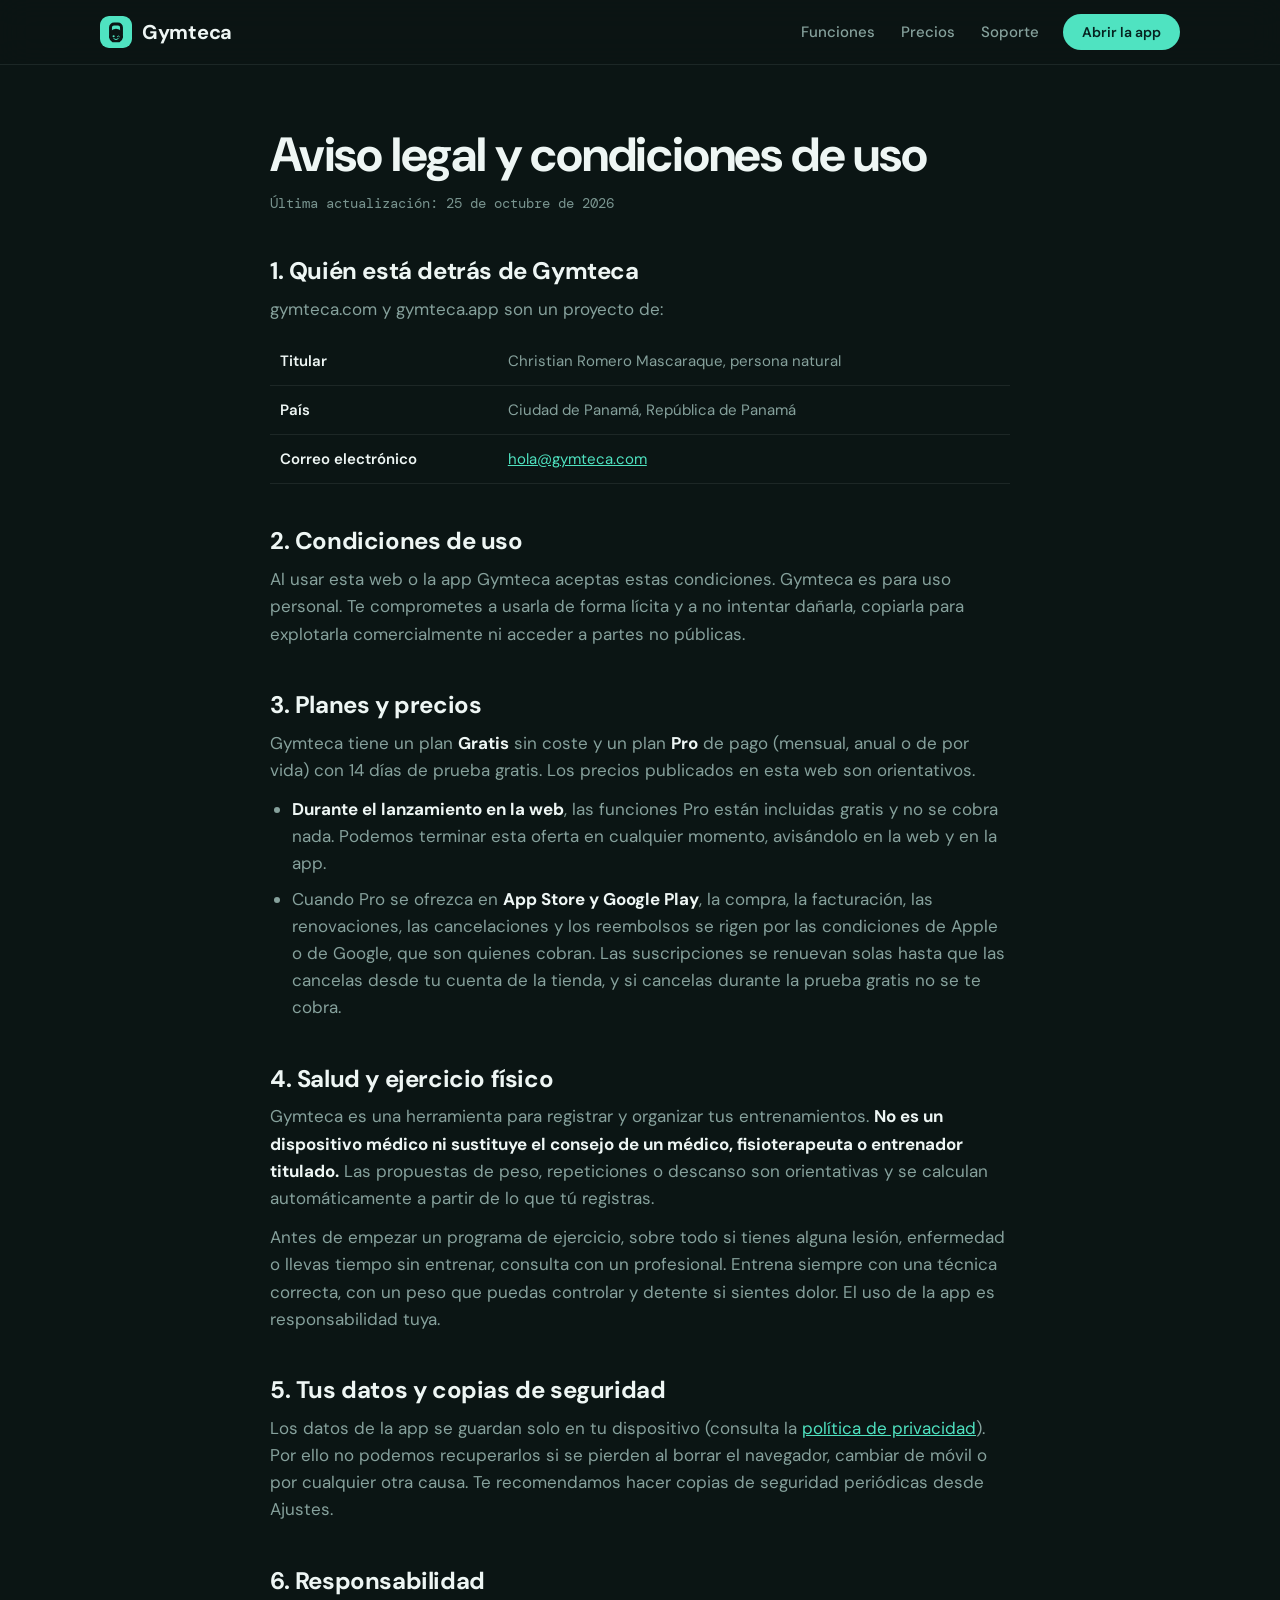
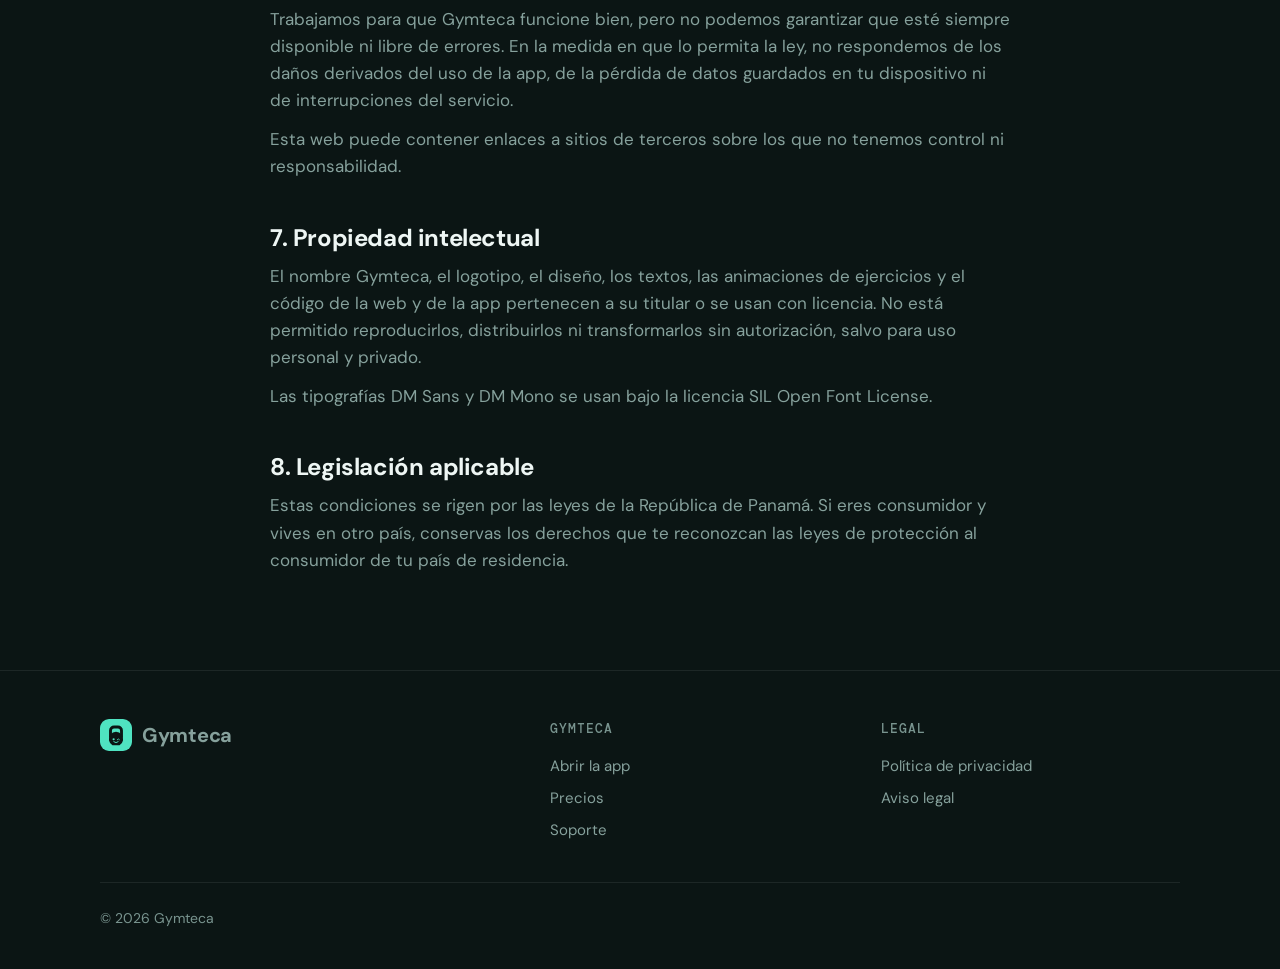
<file: aviso-legal.html>
<!doctype html>
<html lang="es">
<head>
<meta charset="utf-8">
<meta name="viewport" content="width=device-width, initial-scale=1, viewport-fit=cover">
<title>Aviso legal y condiciones de uso · Gymteca</title>
<meta name="description" content="Aviso legal y condiciones de uso de gymteca.com y de la app Gymteca.">
<link rel="canonical" href="https://gymteca.com/aviso-legal">
<meta name="theme-color" content="#0b1514">
<link rel="icon" href="/assets/img/favicon.svg" type="image/svg+xml">
<link rel="icon" href="/assets/img/favicon-32.png" sizes="32x32" type="image/png">
<link rel="apple-touch-icon" href="/assets/img/apple-touch-icon.png">
<link rel="stylesheet" href="/assets/styles.css">
</head>
<body>
<a class="skip" href="#main">Saltar al contenido</a>
<header class="nav">
  <div class="wrap">
    <a class="logo" href="/" aria-label="Gymteca, inicio"><img src="/assets/img/teca.svg" alt="" width="32" height="32">Gymteca</a>
    <ul class="nav-links">
      <li><a href="/#funciones">Funciones</a></li>
      <li><a href="/#precios">Precios</a></li>
      <li><a href="/soporte">Soporte</a></li>
    </ul>
    <a class="btn btn-primary btn-sm" href="https://gymteca.app/">Abrir la app</a>
  </div>
</header>

<main id="main" class="doc">
  <div class="wrap">
    <h1>Aviso legal y condiciones de uso</h1>
    <p class="updated">Última actualización: 25 de octubre de 2026</p>

    <h2>1. Quién está detrás de Gymteca</h2>
    <p>gymteca.com y gymteca.app son un proyecto de:</p>
    <table>
      <tr><th>Titular</th><td>Christian Romero Mascaraque, persona natural</td></tr>
      <tr><th>País</th><td>Ciudad de Panamá, República de Panamá</td></tr>
      <tr><th>Correo electrónico</th><td><a href="mailto:hola@gymteca.com">hola@gymteca.com</a></td></tr>
    </table>

    <h2>2. Condiciones de uso</h2>
    <p>Al usar esta web o la app Gymteca aceptas estas condiciones. Gymteca es para uso personal. Te comprometes a usarla de forma lícita y a no intentar dañarla, copiarla para explotarla comercialmente ni acceder a partes no públicas.</p>

    <h2>3. Planes y precios</h2>
    <p>Gymteca tiene un plan <strong>Gratis</strong> sin coste y un plan <strong>Pro</strong> de pago (mensual, anual o de por vida) con 14 días de prueba gratis. Los precios publicados en esta web son orientativos.</p>
    <ul>
      <li><strong>Durante el lanzamiento en la web</strong>, las funciones Pro están incluidas gratis y no se cobra nada. Podemos terminar esta oferta en cualquier momento, avisándolo en la web y en la app.</li>
      <li>Cuando Pro se ofrezca en <strong>App Store y Google Play</strong>, la compra, la facturación, las renovaciones, las cancelaciones y los reembolsos se rigen por las condiciones de Apple o de Google, que son quienes cobran. Las suscripciones se renuevan solas hasta que las cancelas desde tu cuenta de la tienda, y si cancelas durante la prueba gratis no se te cobra.</li>
    </ul>

    <h2>4. Salud y ejercicio físico</h2>
    <p>Gymteca es una herramienta para registrar y organizar tus entrenamientos. <strong>No es un dispositivo médico ni sustituye el consejo de un médico, fisioterapeuta o entrenador titulado.</strong> Las propuestas de peso, repeticiones o descanso son orientativas y se calculan automáticamente a partir de lo que tú registras.</p>
    <p>Antes de empezar un programa de ejercicio, sobre todo si tienes alguna lesión, enfermedad o llevas tiempo sin entrenar, consulta con un profesional. Entrena siempre con una técnica correcta, con un peso que puedas controlar y detente si sientes dolor. El uso de la app es responsabilidad tuya.</p>

    <h2>5. Tus datos y copias de seguridad</h2>
    <p>Los datos de la app se guardan solo en tu dispositivo (consulta la <a href="/privacidad">política de privacidad</a>). Por ello no podemos recuperarlos si se pierden al borrar el navegador, cambiar de móvil o por cualquier otra causa. Te recomendamos hacer copias de seguridad periódicas desde Ajustes.</p>

    <h2>6. Responsabilidad</h2>
    <p>Trabajamos para que Gymteca funcione bien, pero no podemos garantizar que esté siempre disponible ni libre de errores. En la medida en que lo permita la ley, no respondemos de los daños derivados del uso de la app, de la pérdida de datos guardados en tu dispositivo ni de interrupciones del servicio.</p>
    <p>Esta web puede contener enlaces a sitios de terceros sobre los que no tenemos control ni responsabilidad.</p>

    <h2>7. Propiedad intelectual</h2>
    <p>El nombre Gymteca, el logotipo, el diseño, los textos, las animaciones de ejercicios y el código de la web y de la app pertenecen a su titular o se usan con licencia. No está permitido reproducirlos, distribuirlos ni transformarlos sin autorización, salvo para uso personal y privado.</p>
    <p>Las tipografías DM Sans y DM Mono se usan bajo la licencia SIL Open Font License.</p>

    <h2>8. Legislación aplicable</h2>
    <p>Estas condiciones se rigen por las leyes de la República de Panamá. Si eres consumidor y vives en otro país, conservas los derechos que te reconozcan las leyes de protección al consumidor de tu país de residencia.</p>
  </div>
</main>

<footer>
  <div class="wrap">
    <div><a class="logo" href="/"><img src="/assets/img/teca.svg" alt="" width="32" height="32">Gymteca</a></div>
    <div><h4>Gymteca</h4><ul><li><a href="https://gymteca.app/">Abrir la app</a></li><li><a href="/#precios">Precios</a></li><li><a href="/soporte">Soporte</a></li></ul></div>
    <div><h4>Legal</h4><ul><li><a href="/privacidad">Política de privacidad</a></li><li><a href="/aviso-legal">Aviso legal</a></li></ul></div>
    <p class="copy">© 2026 Gymteca</p>
  </div>
</footer>
</body>
</html>
</file>
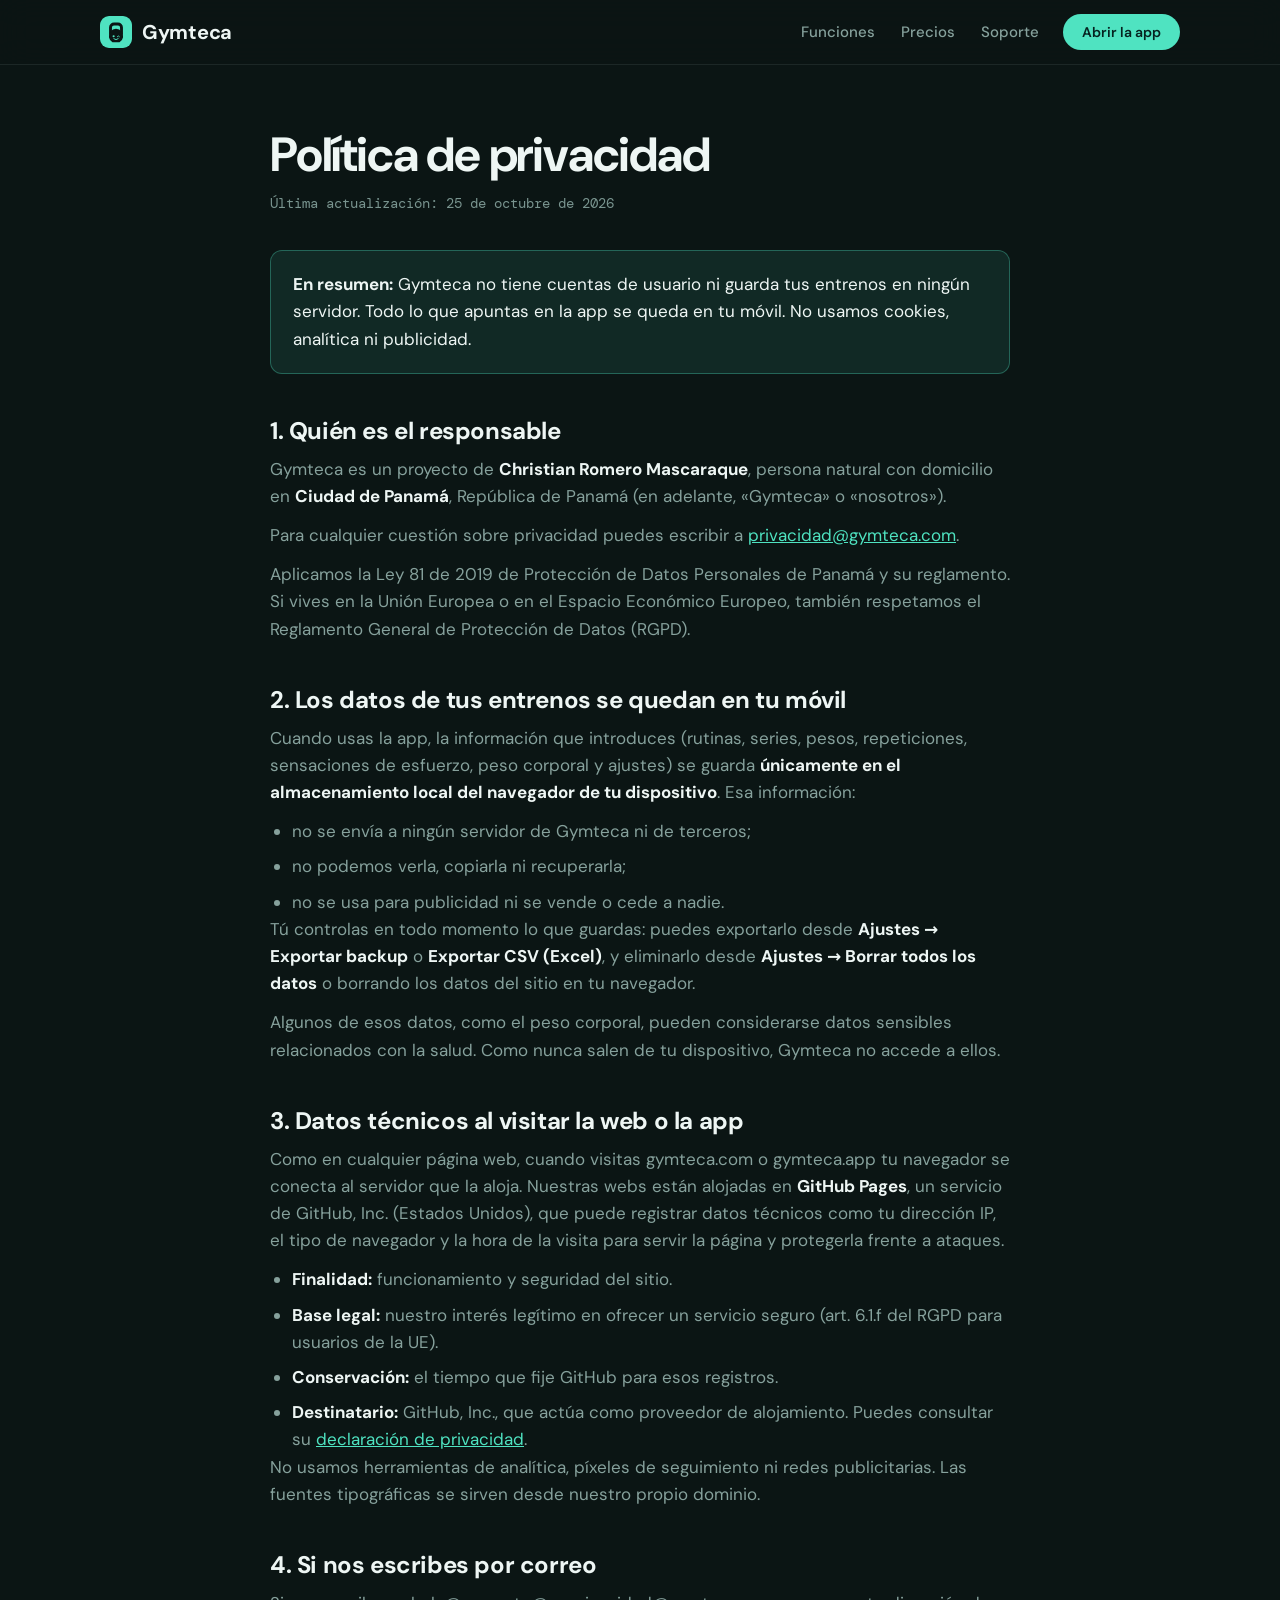
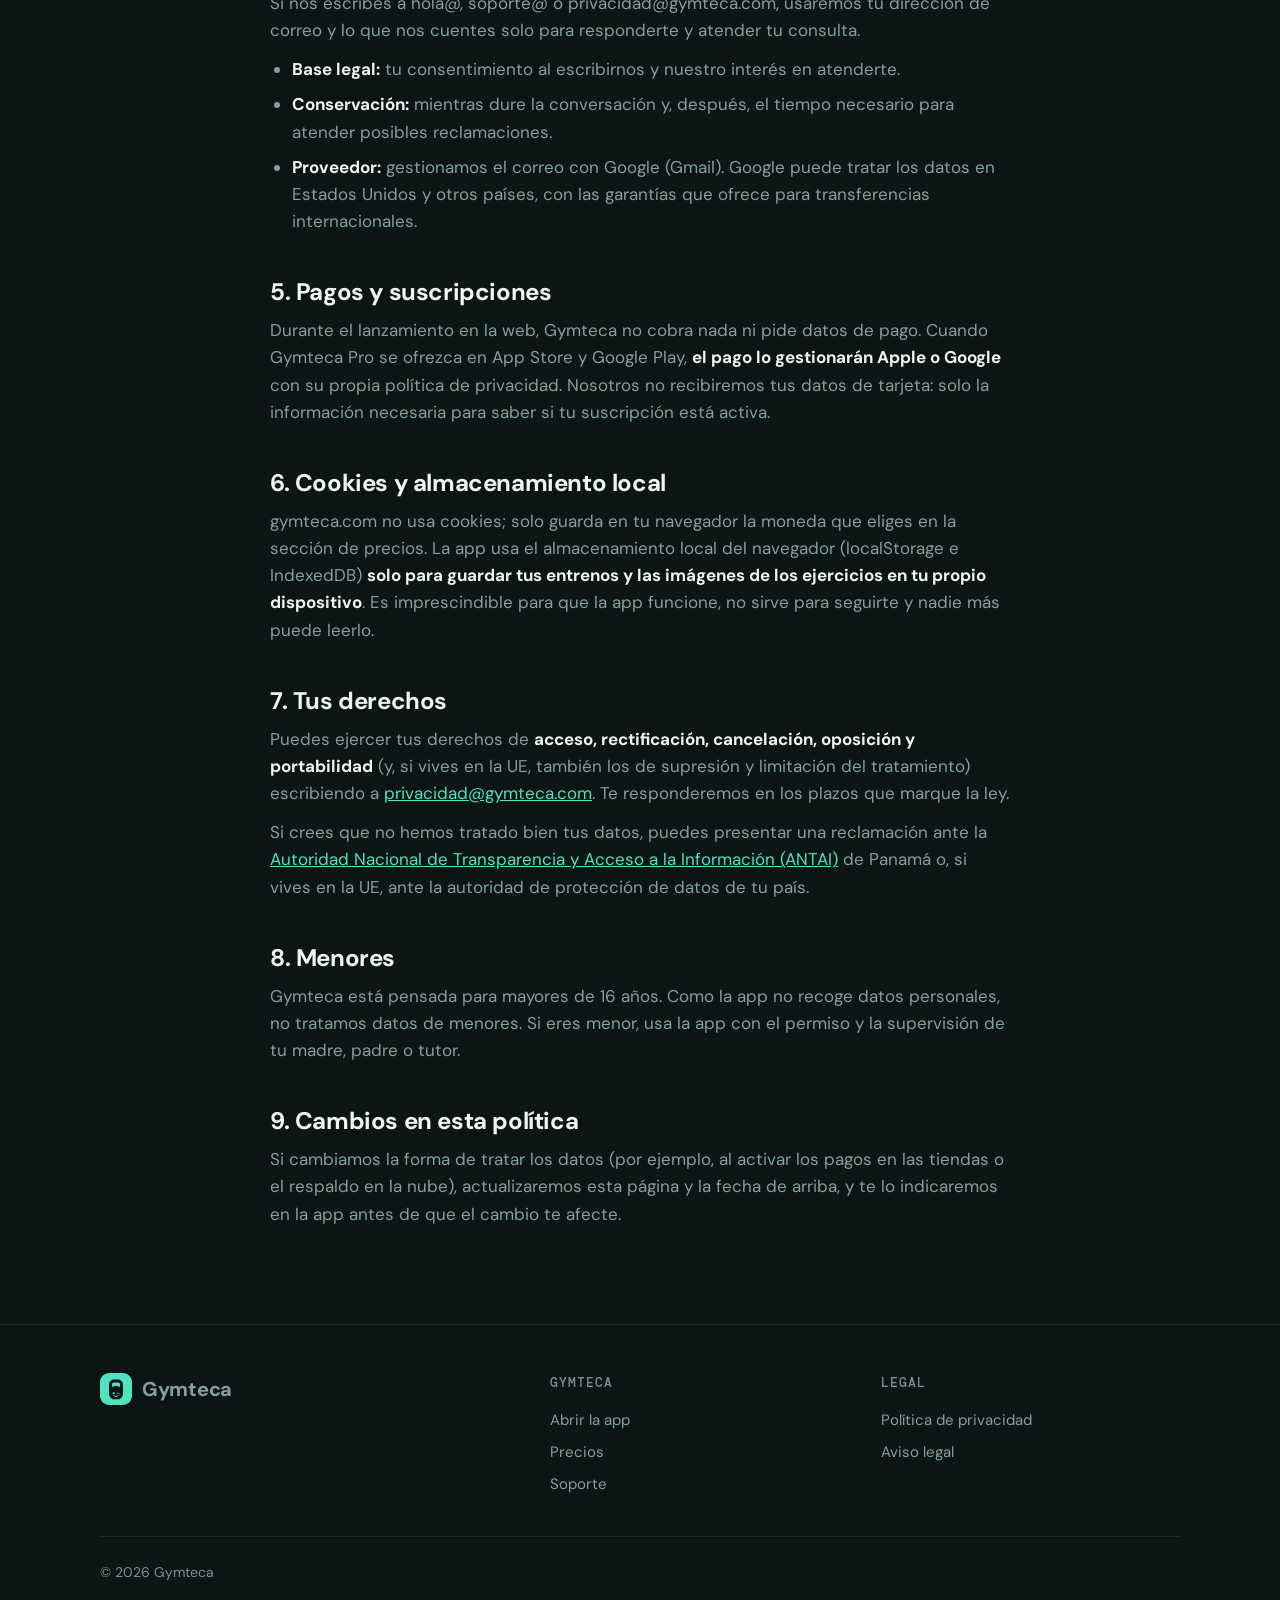
<file: privacidad.html>
<!doctype html>
<html lang="es">
<head>
<meta charset="utf-8">
<meta name="viewport" content="width=device-width, initial-scale=1, viewport-fit=cover">
<title>Política de privacidad · Gymteca</title>
<meta name="description" content="Cómo trata Gymteca tus datos: tus entrenos se guardan solo en tu móvil, sin cuentas, sin cookies y sin publicidad.">
<link rel="canonical" href="https://gymteca.com/privacidad">
<meta name="theme-color" content="#0b1514">
<link rel="icon" href="/assets/img/favicon.svg" type="image/svg+xml">
<link rel="icon" href="/assets/img/favicon-32.png" sizes="32x32" type="image/png">
<link rel="apple-touch-icon" href="/assets/img/apple-touch-icon.png">
<link rel="stylesheet" href="/assets/styles.css">
</head>
<body>
<a class="skip" href="#main">Saltar al contenido</a>
<header class="nav">
  <div class="wrap">
    <a class="logo" href="/" aria-label="Gymteca, inicio"><img src="/assets/img/teca.svg" alt="" width="32" height="32">Gymteca</a>
    <ul class="nav-links">
      <li><a href="/#funciones">Funciones</a></li>
      <li><a href="/#precios">Precios</a></li>
      <li><a href="/soporte">Soporte</a></li>
    </ul>
    <a class="btn btn-primary btn-sm" href="https://gymteca.app/">Abrir la app</a>
  </div>
</header>

<main id="main" class="doc">
  <div class="wrap">
    <h1>Política de privacidad</h1>
    <p class="updated">Última actualización: 25 de octubre de 2026</p>

    <div class="box"><p><strong>En resumen:</strong> Gymteca no tiene cuentas de usuario ni guarda tus entrenos en ningún servidor. Todo lo que apuntas en la app se queda en tu móvil. No usamos cookies, analítica ni publicidad.</p></div>

    <h2>1. Quién es el responsable</h2>
    <p>Gymteca es un proyecto de <strong>Christian Romero Mascaraque</strong>, persona natural con domicilio en <strong>Ciudad de Panamá</strong>, República de Panamá (en adelante, «Gymteca» o «nosotros»).</p>
    <p>Para cualquier cuestión sobre privacidad puedes escribir a <a href="mailto:privacidad@gymteca.com">privacidad@gymteca.com</a>.</p>
    <p>Aplicamos la Ley 81 de 2019 de Protección de Datos Personales de Panamá y su reglamento. Si vives en la Unión Europea o en el Espacio Económico Europeo, también respetamos el Reglamento General de Protección de Datos (RGPD).</p>

    <h2>2. Los datos de tus entrenos se quedan en tu móvil</h2>
    <p>Cuando usas la app, la información que introduces (rutinas, series, pesos, repeticiones, sensaciones de esfuerzo, peso corporal y ajustes) se guarda <strong>únicamente en el almacenamiento local del navegador de tu dispositivo</strong>. Esa información:</p>
    <ul>
      <li>no se envía a ningún servidor de Gymteca ni de terceros;</li>
      <li>no podemos verla, copiarla ni recuperarla;</li>
      <li>no se usa para publicidad ni se vende o cede a nadie.</li>
    </ul>
    <p>Tú controlas en todo momento lo que guardas: puedes exportarlo desde <strong>Ajustes → Exportar backup</strong> o <strong>Exportar CSV (Excel)</strong>, y eliminarlo desde <strong>Ajustes → Borrar todos los datos</strong> o borrando los datos del sitio en tu navegador.</p>
    <p>Algunos de esos datos, como el peso corporal, pueden considerarse datos sensibles relacionados con la salud. Como nunca salen de tu dispositivo, Gymteca no accede a ellos.</p>

    <h2>3. Datos técnicos al visitar la web o la app</h2>
    <p>Como en cualquier página web, cuando visitas gymteca.com o gymteca.app tu navegador se conecta al servidor que la aloja. Nuestras webs están alojadas en <strong>GitHub Pages</strong>, un servicio de GitHub, Inc. (Estados Unidos), que puede registrar datos técnicos como tu dirección IP, el tipo de navegador y la hora de la visita para servir la página y protegerla frente a ataques.</p>
    <ul>
      <li><strong>Finalidad:</strong> funcionamiento y seguridad del sitio.</li>
      <li><strong>Base legal:</strong> nuestro interés legítimo en ofrecer un servicio seguro (art. 6.1.f del RGPD para usuarios de la UE).</li>
      <li><strong>Conservación:</strong> el tiempo que fije GitHub para esos registros.</li>
      <li><strong>Destinatario:</strong> GitHub, Inc., que actúa como proveedor de alojamiento. Puedes consultar su <a href="https://docs.github.com/es/site-policy/privacy-policies/github-general-privacy-statement" rel="noopener">declaración de privacidad</a>.</li>
    </ul>
    <p>No usamos herramientas de analítica, píxeles de seguimiento ni redes publicitarias. Las fuentes tipográficas se sirven desde nuestro propio dominio.</p>

    <h2>4. Si nos escribes por correo</h2>
    <p>Si nos escribes a hola@, soporte@ o privacidad@gymteca.com, usaremos tu dirección de correo y lo que nos cuentes solo para responderte y atender tu consulta.</p>
    <ul>
      <li><strong>Base legal:</strong> tu consentimiento al escribirnos y nuestro interés en atenderte.</li>
      <li><strong>Conservación:</strong> mientras dure la conversación y, después, el tiempo necesario para atender posibles reclamaciones.</li>
      <li><strong>Proveedor:</strong> gestionamos el correo con Google (Gmail). Google puede tratar los datos en Estados Unidos y otros países, con las garantías que ofrece para transferencias internacionales.</li>
    </ul>

    <h2>5. Pagos y suscripciones</h2>
    <p>Durante el lanzamiento en la web, Gymteca no cobra nada ni pide datos de pago. Cuando Gymteca Pro se ofrezca en App Store y Google Play, <strong>el pago lo gestionarán Apple o Google</strong> con su propia política de privacidad. Nosotros no recibiremos tus datos de tarjeta: solo la información necesaria para saber si tu suscripción está activa.</p>

    <h2>6. Cookies y almacenamiento local</h2>
    <p>gymteca.com no usa cookies; solo guarda en tu navegador la moneda que eliges en la sección de precios. La app usa el almacenamiento local del navegador (localStorage e IndexedDB) <strong>solo para guardar tus entrenos y las imágenes de los ejercicios en tu propio dispositivo</strong>. Es imprescindible para que la app funcione, no sirve para seguirte y nadie más puede leerlo.</p>

    <h2>7. Tus derechos</h2>
    <p>Puedes ejercer tus derechos de <strong>acceso, rectificación, cancelación, oposición y portabilidad</strong> (y, si vives en la UE, también los de supresión y limitación del tratamiento) escribiendo a <a href="mailto:privacidad@gymteca.com">privacidad@gymteca.com</a>. Te responderemos en los plazos que marque la ley.</p>
    <p>Si crees que no hemos tratado bien tus datos, puedes presentar una reclamación ante la <a href="https://www.antai.gob.pa" rel="noopener">Autoridad Nacional de Transparencia y Acceso a la Información (ANTAI)</a> de Panamá o, si vives en la UE, ante la autoridad de protección de datos de tu país.</p>

    <h2>8. Menores</h2>
    <p>Gymteca está pensada para mayores de 16 años. Como la app no recoge datos personales, no tratamos datos de menores. Si eres menor, usa la app con el permiso y la supervisión de tu madre, padre o tutor.</p>

    <h2>9. Cambios en esta política</h2>
    <p>Si cambiamos la forma de tratar los datos (por ejemplo, al activar los pagos en las tiendas o el respaldo en la nube), actualizaremos esta página y la fecha de arriba, y te lo indicaremos en la app antes de que el cambio te afecte.</p>
  </div>
</main>

<footer>
  <div class="wrap">
    <div><a class="logo" href="/"><img src="/assets/img/teca.svg" alt="" width="32" height="32">Gymteca</a></div>
    <div><h4>Gymteca</h4><ul><li><a href="https://gymteca.app/">Abrir la app</a></li><li><a href="/#precios">Precios</a></li><li><a href="/soporte">Soporte</a></li></ul></div>
    <div><h4>Legal</h4><ul><li><a href="/privacidad">Política de privacidad</a></li><li><a href="/aviso-legal">Aviso legal</a></li></ul></div>
    <p class="copy">© 2026 Gymteca</p>
  </div>
</footer>
</body>
</html>
</file>
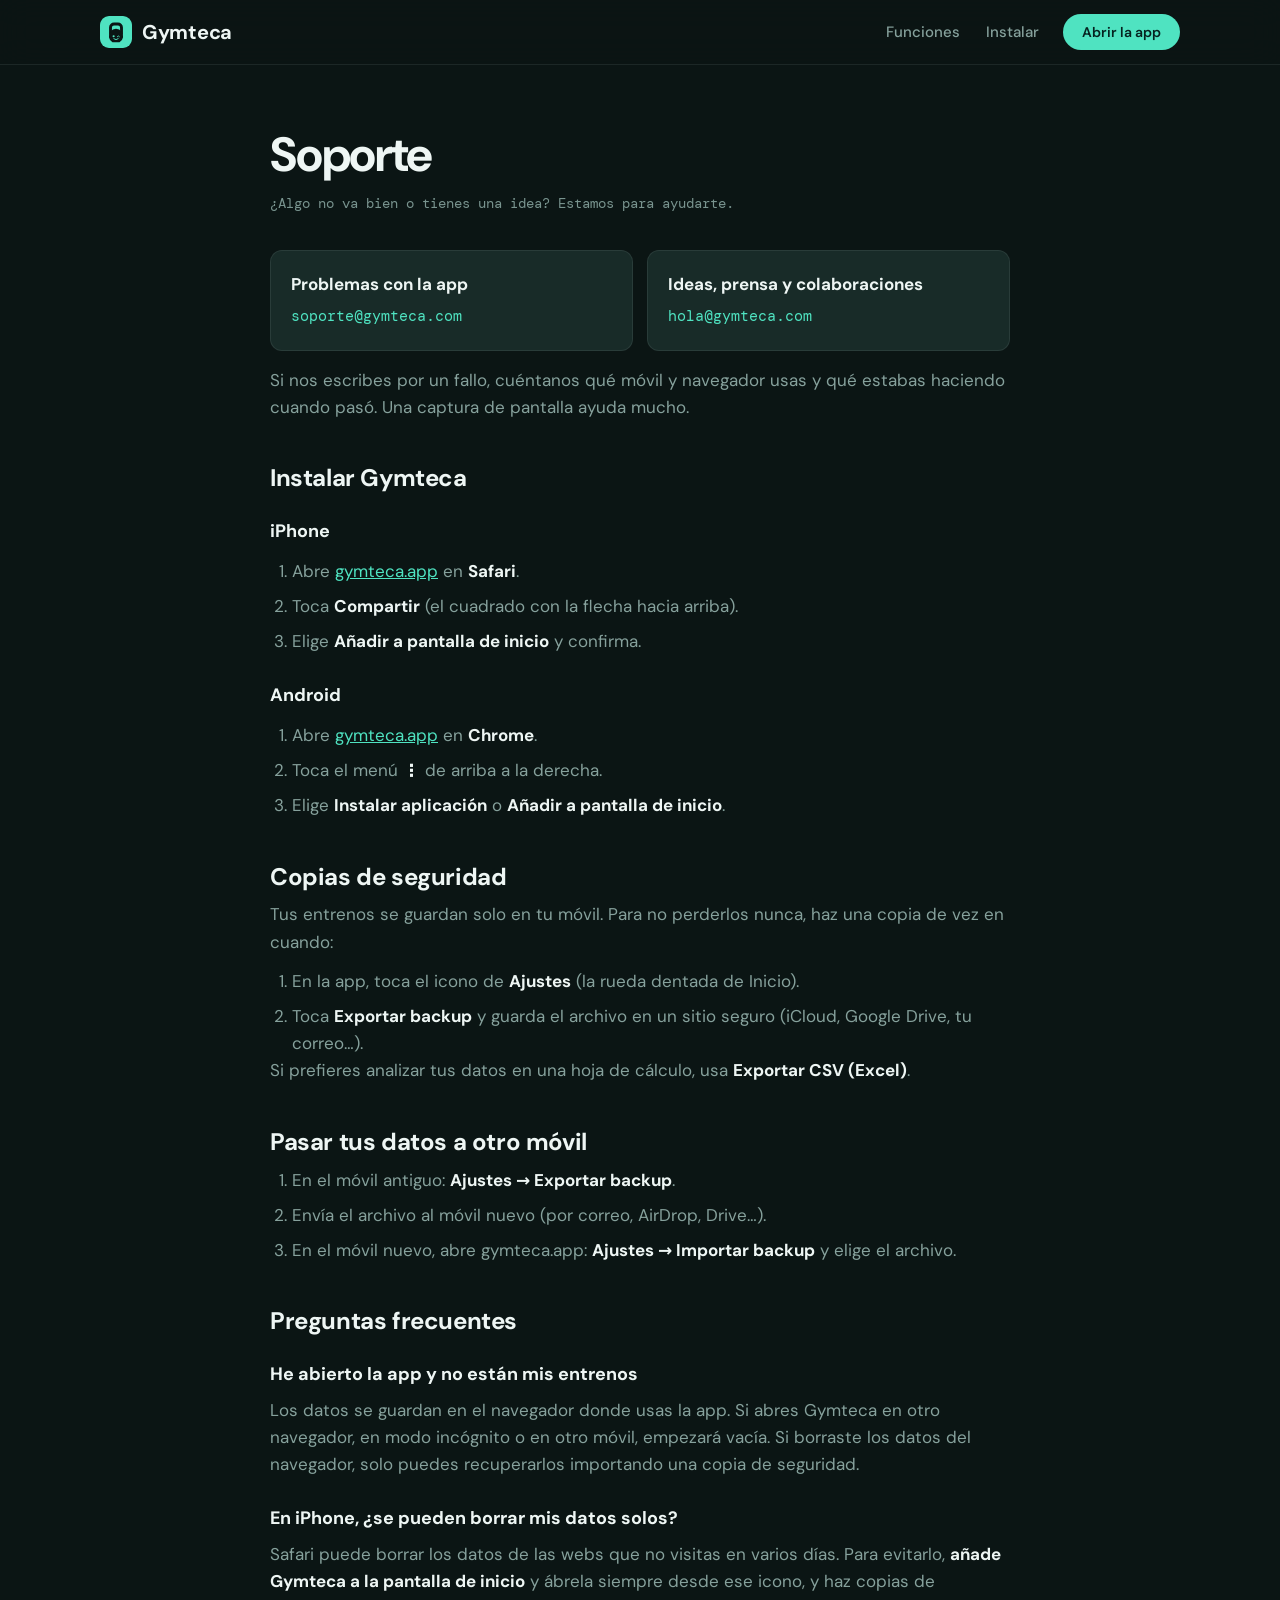
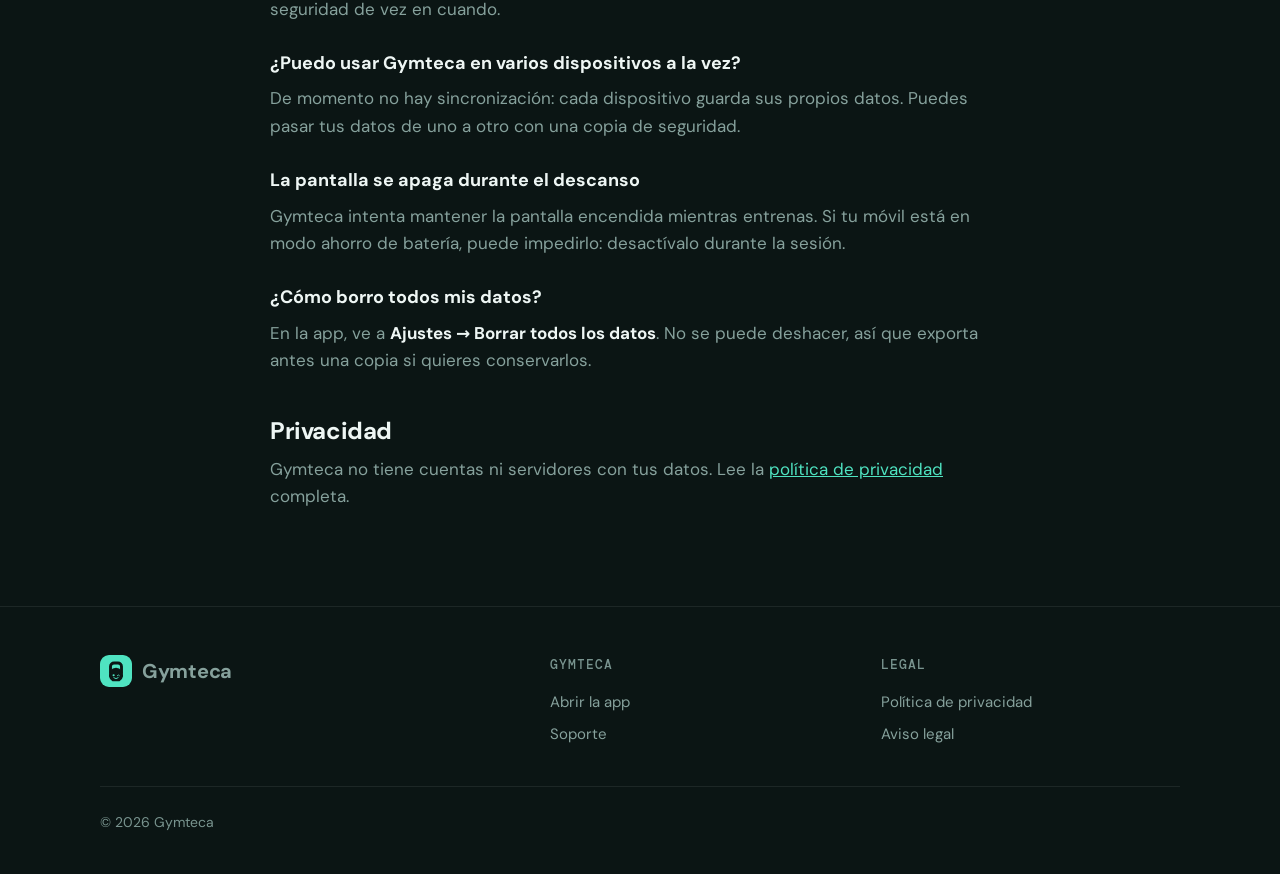
<file: soporte.html>
<!doctype html>
<html lang="es">
<head>
<meta charset="utf-8">
<meta name="viewport" content="width=device-width, initial-scale=1, viewport-fit=cover">
<title>Soporte · Gymteca</title>
<meta name="description" content="Ayuda de Gymteca: cómo instalar la app, hacer copias de seguridad, pasar tus datos a otro móvil y contactar con nosotros.">
<link rel="canonical" href="https://gymteca.com/soporte">
<meta name="theme-color" content="#0b1514">
<link rel="icon" href="/assets/img/favicon.svg" type="image/svg+xml">
<link rel="icon" href="/assets/img/favicon-32.png" sizes="32x32" type="image/png">
<link rel="apple-touch-icon" href="/assets/img/apple-touch-icon.png">
<link rel="stylesheet" href="/assets/styles.css">
</head>
<body>
<a class="skip" href="#main">Saltar al contenido</a>
<header class="nav">
  <div class="wrap">
    <a class="logo" href="/" aria-label="Gymteca, inicio"><img src="/assets/img/teca.svg" alt="" width="32" height="32">Gymteca</a>
    <ul class="nav-links">
      <li><a href="/#funciones">Funciones</a></li>
      <li><a href="/#instalar">Instalar</a></li>
    </ul>
    <a class="btn btn-primary btn-sm" href="https://gymteca.app/">Abrir la app</a>
  </div>
</header>

<main id="main" class="doc">
  <div class="wrap">
    <h1>Soporte</h1>
    <p class="updated">¿Algo no va bien o tienes una idea? Estamos para ayudarte.</p>

    <div class="contact-cards">
      <a href="mailto:soporte@gymteca.com"><strong>Problemas con la app</strong><span>soporte@gymteca.com</span></a>
      <a href="mailto:hola@gymteca.com"><strong>Ideas, prensa y colaboraciones</strong><span>hola@gymteca.com</span></a>
    </div>
    <p style="margin-top:16px">Si nos escribes por un fallo, cuéntanos qué móvil y navegador usas y qué estabas haciendo cuando pasó. Una captura de pantalla ayuda mucho.</p>

    <h2>Instalar Gymteca</h2>
    <h3>iPhone</h3>
    <ol>
      <li>Abre <a href="https://gymteca.app/">gymteca.app</a> en <strong>Safari</strong>.</li>
      <li>Toca <strong>Compartir</strong> (el cuadrado con la flecha hacia arriba).</li>
      <li>Elige <strong>Añadir a pantalla de inicio</strong> y confirma.</li>
    </ol>
    <h3>Android</h3>
    <ol>
      <li>Abre <a href="https://gymteca.app/">gymteca.app</a> en <strong>Chrome</strong>.</li>
      <li>Toca el menú <strong>⋮</strong> de arriba a la derecha.</li>
      <li>Elige <strong>Instalar aplicación</strong> o <strong>Añadir a pantalla de inicio</strong>.</li>
    </ol>

    <h2>Copias de seguridad</h2>
    <p>Tus entrenos se guardan solo en tu móvil. Para no perderlos nunca, haz una copia de vez en cuando:</p>
    <ol>
      <li>En la app, toca el icono de <strong>Ajustes</strong> (la rueda dentada de Inicio).</li>
      <li>Toca <strong>Exportar backup</strong> y guarda el archivo en un sitio seguro (iCloud, Google Drive, tu correo…).</li>
    </ol>
    <p>Si prefieres analizar tus datos en una hoja de cálculo, usa <strong>Exportar CSV (Excel)</strong>.</p>

    <h2>Pasar tus datos a otro móvil</h2>
    <ol>
      <li>En el móvil antiguo: <strong>Ajustes → Exportar backup</strong>.</li>
      <li>Envía el archivo al móvil nuevo (por correo, AirDrop, Drive…).</li>
      <li>En el móvil nuevo, abre gymteca.app: <strong>Ajustes → Importar backup</strong> y elige el archivo.</li>
    </ol>

    <h2>Preguntas frecuentes</h2>
    <h3>He abierto la app y no están mis entrenos</h3>
    <p>Los datos se guardan en el navegador donde usas la app. Si abres Gymteca en otro navegador, en modo incógnito o en otro móvil, empezará vacía. Si borraste los datos del navegador, solo puedes recuperarlos importando una copia de seguridad.</p>
    <h3>En iPhone, ¿se pueden borrar mis datos solos?</h3>
    <p>Safari puede borrar los datos de las webs que no visitas en varios días. Para evitarlo, <strong>añade Gymteca a la pantalla de inicio</strong> y ábrela siempre desde ese icono, y haz copias de seguridad de vez en cuando.</p>
    <h3>¿Puedo usar Gymteca en varios dispositivos a la vez?</h3>
    <p>De momento no hay sincronización: cada dispositivo guarda sus propios datos. Puedes pasar tus datos de uno a otro con una copia de seguridad.</p>
    <h3>La pantalla se apaga durante el descanso</h3>
    <p>Gymteca intenta mantener la pantalla encendida mientras entrenas. Si tu móvil está en modo ahorro de batería, puede impedirlo: desactívalo durante la sesión.</p>
    <h3>¿Cómo borro todos mis datos?</h3>
    <p>En la app, ve a <strong>Ajustes → Borrar todos los datos</strong>. No se puede deshacer, así que exporta antes una copia si quieres conservarlos.</p>

    <h2>Privacidad</h2>
    <p>Gymteca no tiene cuentas ni servidores con tus datos. Lee la <a href="/privacidad">política de privacidad</a> completa.</p>
  </div>
</main>

<footer>
  <div class="wrap">
    <div><a class="logo" href="/"><img src="/assets/img/teca.svg" alt="" width="32" height="32">Gymteca</a></div>
    <div><h4>Gymteca</h4><ul><li><a href="https://gymteca.app/">Abrir la app</a></li><li><a href="/soporte">Soporte</a></li></ul></div>
    <div><h4>Legal</h4><ul><li><a href="/privacidad">Política de privacidad</a></li><li><a href="/aviso-legal">Aviso legal</a></li></ul></div>
    <p class="copy">© 2026 Gymteca</p>
  </div>
</footer>
</body>
</html>
</file>
<file: assets/styles.css>
/* Gymteca — estilos de gymteca.com (misma identidad que la app) */
@font-face{font-family:'DM Sans';src:url(fonts/dm-sans.woff2) format('woff2');font-weight:400 700;font-display:swap}
@font-face{font-family:'DM Mono';src:url(fonts/dm-mono-400.woff2) format('woff2');font-weight:400;font-display:swap}
@font-face{font-family:'DM Mono';src:url(fonts/dm-mono-500.woff2) format('woff2');font-weight:500;font-display:swap}

:root{
  color-scheme:dark;
  /* Paleta «Tiza y menta» (la misma que la app) */
  --bg:#0b1514;--bg2:#11201e;--bg3:#182b28;--bg4:#203632;
  --bg-rgb:11,21,20;
  --border:rgba(238,246,244,.08);--border2:rgba(238,246,244,.14);
  --text:#eef6f4;--text2:#86a19c;--text3:#79948f;
  --green:#4fe3c1;--green2:#80ecd3;--green-rgb:79,227,193;
  --green-bg:rgba(var(--green-rgb),.1);--green-b:rgba(var(--green-rgb),.32);
  --accent-ink:#062320;
  --pr:#ff8a65;--amber:#ffb547;--blue:#7aa7ff;--red:#ff6b6b;
  --r:18px;--rsm:12px;
  --wrap:1120px;
  --sans:'DM Sans',system-ui,-apple-system,'Segoe UI',Roboto,sans-serif;
  --mono:'DM Mono',ui-monospace,'SF Mono',Menlo,monospace;
}
*{box-sizing:border-box;margin:0;padding:0}
html{scroll-behavior:smooth;-webkit-text-size-adjust:100%}
body{background:var(--bg);color:var(--text);font-family:var(--sans);font-size:17px;line-height:1.6;-webkit-font-smoothing:antialiased;overflow-x:hidden}
img{max-width:100%;display:block}
a{color:inherit}
:focus-visible{outline:2px solid var(--green);outline-offset:3px;border-radius:6px}
.wrap{max-width:var(--wrap);margin:0 auto;padding:0 20px}
.mono{font-family:var(--mono)}
.green{color:var(--green)}
.skip{position:absolute;left:-999px;top:8px;background:var(--green);color:var(--accent-ink);padding:8px 14px;border-radius:8px;z-index:100;font-weight:600}
.skip:focus{left:8px}

/* Cabecera */
.nav{position:sticky;top:0;z-index:50;background:rgba(var(--bg-rgb),.82);backdrop-filter:blur(16px);-webkit-backdrop-filter:blur(16px);border-bottom:1px solid var(--border)}
.nav .wrap{display:flex;align-items:center;gap:24px;height:64px}
.logo{display:flex;align-items:center;gap:10px;text-decoration:none;font-weight:700;font-size:20px;letter-spacing:-.3px}
.logo img{width:32px;height:32px;border-radius:9px}
.nav-links{display:flex;gap:26px;margin-left:auto;list-style:none}
.nav-links a{text-decoration:none;color:var(--text2);font-size:15px;font-weight:500;transition:color .2s}
.nav-links a:hover{color:var(--text)}
.btn{display:inline-flex;align-items:center;justify-content:center;gap:8px;font:600 16px/1 var(--sans);text-decoration:none;border-radius:999px;padding:15px 26px;transition:transform .15s,background .2s,border-color .2s;border:1px solid transparent;white-space:nowrap}
.btn:active{transform:scale(.97)}
.btn-primary{background:var(--green);color:var(--accent-ink)}
.btn-primary:hover{background:var(--green2)}
.btn-ghost{border-color:var(--border2);color:var(--text)}
.btn-ghost:hover{border-color:var(--text3);background:rgba(238,246,244,.03)}
.btn-sm{padding:10px 18px;font-size:14px}
@media (max-width:820px){.nav-links{display:none}.nav .btn{margin-left:auto}}

/* Hero */
.hero{position:relative;padding:72px 0 40px;overflow:hidden}
.hero::before{content:"";position:absolute;inset:-20% -10% auto;height:620px;background:radial-gradient(closest-side,rgba(var(--green-rgb),.16),transparent 70%);pointer-events:none}
.hero .wrap{position:relative;display:grid;grid-template-columns:1.1fr .9fr;gap:48px;align-items:center}
.eyebrow{display:inline-flex;align-items:center;gap:8px;font:500 13px/1 var(--mono);letter-spacing:.6px;text-transform:uppercase;color:var(--green);background:var(--green-bg);border:1px solid var(--green-b);padding:8px 12px;border-radius:999px}
.hero h1{font-size:clamp(40px,6.4vw,72px);line-height:1.02;letter-spacing:-2px;font-weight:700;margin:22px 0 20px}
.hero h1 span{color:var(--green)}
.lead{font-size:clamp(17px,2vw,20px);color:var(--text2);max-width:34em}
.cta{display:flex;flex-wrap:wrap;gap:12px;margin-top:32px}
.trust{display:flex;flex-wrap:wrap;gap:8px 20px;margin-top:28px;color:var(--text2);font-size:14px;list-style:none}
.trust li{display:flex;align-items:center;gap:7px}
.trust svg{width:16px;height:16px;color:var(--green);flex:none}
@media (max-width:900px){.hero{padding-top:44px}.hero .wrap{grid-template-columns:1fr;gap:40px}.hero .phone{margin:0 auto}}

/* Teléfono */
.phone{position:relative;width:min(320px,78vw);aspect-ratio:780/1688;border-radius:44px;padding:10px;background:linear-gradient(145deg,#263532,#0e1917);box-shadow:0 0 0 1px rgba(238,246,244,.08),0 40px 80px -20px rgba(0,0,0,.8),0 0 120px -30px rgba(var(--green-rgb),.35)}
.phone img{width:100%;height:100%;object-fit:cover;object-position:top;border-radius:34px}
.phone.tilt{transform:rotate(-2.5deg)}

/* Secciones */
section{padding:88px 0}
.section-head{max-width:640px;margin-bottom:48px}
.kicker{font:500 13px/1 var(--mono);letter-spacing:1.2px;text-transform:uppercase;color:var(--green);margin-bottom:14px}
h2{font-size:clamp(30px,4.2vw,46px);line-height:1.08;letter-spacing:-1.2px;font-weight:700}
.section-head p{color:var(--text2);margin-top:16px;font-size:18px}
.alt{background:var(--bg2);border-block:1px solid var(--border)}

/* Funciones destacadas (texto + captura) */
.feature{display:grid;grid-template-columns:1fr 1fr;gap:56px;align-items:center}
.feature + .feature{margin-top:96px}
.feature.rev .feature-media{order:-1}
.feature h3{font-size:clamp(26px,3vw,34px);line-height:1.15;letter-spacing:-.8px;margin-bottom:14px}
.feature p{color:var(--text2)}
.feature ul{list-style:none;margin-top:22px;display:grid;gap:12px}
.feature li{display:flex;gap:12px;color:var(--text)}
.feature li::before{content:"";flex:none;width:20px;height:20px;margin-top:3px;border-radius:6px;background:var(--green-bg) url("data:image/svg+xml,%3Csvg xmlns='http://www.w3.org/2000/svg' viewBox='0 0 20 20' fill='none' stroke='%234fe3c1' stroke-width='2.4' stroke-linecap='round' stroke-linejoin='round'%3E%3Cpath d='M5 10.5l3.2 3L15 7'/%3E%3C/svg%3E") center/14px no-repeat;border:1px solid var(--green-b)}
.feature-media{display:flex;justify-content:center}
@media (max-width:860px){.feature{grid-template-columns:1fr;gap:36px}.feature.rev .feature-media{order:0}.feature + .feature{margin-top:72px}}

/* Rejilla de funciones */
.grid{display:grid;grid-template-columns:repeat(3,1fr);gap:16px}
.card{background:var(--bg3);border:1px solid var(--border);border-radius:var(--r);padding:26px;transition:border-color .2s,transform .2s}
.card:hover{border-color:var(--border2);transform:translateY(-2px)}
.card .ic{width:44px;height:44px;border-radius:12px;display:grid;place-items:center;background:var(--green-bg);border:1px solid var(--green-b);color:var(--green);margin-bottom:18px}
.card .ic svg{width:22px;height:22px}
.card h3{font-size:19px;letter-spacing:-.3px;margin-bottom:8px}
.card p{color:var(--text2);font-size:15.5px}
@media (max-width:900px){.grid{grid-template-columns:1fr 1fr}}
@media (max-width:600px){.grid{grid-template-columns:1fr}}

/* Pasos */
.steps{display:grid;grid-template-columns:repeat(3,1fr);gap:16px;counter-reset:s;list-style:none}
.steps li{counter-increment:s;padding:28px;border-radius:var(--r);border:1px solid var(--border);background:linear-gradient(180deg,var(--bg3),var(--bg2))}
.steps li::before{content:"0" counter(s);display:block;font:500 15px/1 var(--mono);color:var(--green);margin-bottom:18px}
.steps h3{font-size:20px;margin-bottom:8px}
.steps p{color:var(--text2);font-size:15.5px}
@media (max-width:800px){.steps{grid-template-columns:1fr}}

/* Galería */
.gallery{display:flex;gap:22px;overflow-x:auto;scroll-snap-type:x mandatory;padding:8px 20px 28px;margin:0 -20px;scrollbar-width:none}
.gallery::-webkit-scrollbar{display:none}
.gallery figure{flex:none;scroll-snap-align:center;display:grid;gap:14px;justify-items:center}
.gallery .phone{width:240px;border-radius:36px;padding:8px}
.gallery .phone img{border-radius:28px}
.gallery figcaption{font-size:14px;color:var(--text2)}
@media (min-width:1180px){.gallery{flex-wrap:wrap;justify-content:center;row-gap:36px;overflow:visible}.gallery .phone{width:220px}}

/* Visor de capturas ampliadas */
.phone img{cursor:zoom-in}
.lb{border:0;padding:0;margin:0;inset:0;width:100vw;height:100dvh;max-width:none;max-height:none;background:transparent;color:var(--text);overflow:hidden}
.lb::backdrop{background:rgba(5,12,11,.9);backdrop-filter:blur(8px);-webkit-backdrop-filter:blur(8px)}
.lb[open]{display:flex;flex-direction:column;align-items:center;justify-content:center;gap:16px;padding:56px 16px 24px;animation:lb-in .2s ease-out}
@keyframes lb-in{from{opacity:0;transform:scale(.97)}to{opacity:1;transform:none}}
.lb figure{display:flex;flex-direction:column;align-items:center;gap:14px;min-height:0}
.lb img{max-height:calc(100dvh - 140px);max-width:min(92vw,540px);width:auto;height:auto;border-radius:30px;box-shadow:0 0 0 1px rgba(238,246,244,.1),0 30px 80px -20px rgba(0,0,0,.9),0 0 120px -30px rgba(var(--green-rgb),.4);cursor:zoom-out;touch-action:pan-y}
.lb figcaption{color:var(--text2);font-size:15px;text-align:center}
.lb-count{font:500 13px/1 var(--mono);color:var(--text3);margin-left:8px}
.lb-btn{position:fixed;display:grid;place-items:center;width:48px;height:48px;border-radius:999px;border:1px solid var(--border2);background:rgba(24,43,40,.8);color:var(--text);cursor:pointer;transition:background .2s,border-color .2s}
.lb-btn:hover{background:var(--bg4);border-color:var(--text3)}
.lb-btn svg{width:22px;height:22px}
.lb-close{top:14px;right:14px}
.lb-prev{left:18px;top:50%;transform:translateY(-50%)}
.lb-next{right:18px;top:50%;transform:translateY(-50%)}
@media (max-width:640px){.lb-prev,.lb-next{top:auto;bottom:18px;transform:none}.lb-prev{left:calc(50% - 60px)}.lb-next{right:calc(50% - 60px)}.lb[open]{padding-bottom:84px}.lb img{max-height:calc(100dvh - 190px)}}

/* Privacidad (banda) */
.privacy-band{display:grid;grid-template-columns:auto 1fr;gap:28px;align-items:center;padding:36px;border-radius:24px;border:1px solid var(--green-b);background:radial-gradient(120% 140% at 0% 0%,rgba(var(--green-rgb),.14),transparent 60%),var(--bg3)}
.privacy-band .big{width:72px;height:72px;border-radius:20px;display:grid;place-items:center;background:var(--green);color:var(--accent-ink)}
.privacy-band .big svg{width:36px;height:36px}
.privacy-band h3{font-size:24px;letter-spacing:-.5px;margin-bottom:6px}
.privacy-band p{color:var(--text2)}
@media (max-width:640px){.privacy-band{grid-template-columns:1fr;padding:26px}}

/* Instalar */
.install{display:grid;grid-template-columns:1fr 1fr;gap:16px}
.install .card ol{margin:14px 0 0 20px;color:var(--text2);display:grid;gap:6px;font-size:15.5px}
.install .card strong{color:var(--text)}
.stores{display:flex;flex-wrap:wrap;gap:10px;margin-top:22px}
.store{display:inline-flex;align-items:center;gap:10px;padding:10px 16px;border-radius:12px;border:1px solid var(--border2);color:var(--text2);font-size:14px}
.store svg{width:20px;height:20px}
.store small{display:block;font-size:11px;color:var(--text3);line-height:1.2}
@media (max-width:760px){.install{grid-template-columns:1fr}}

/* Precios */
.launch{display:flex;gap:14px;align-items:flex-start;padding:18px 20px;border-radius:var(--rsm);border:1px solid var(--green-b);background:var(--green-bg);margin-bottom:28px;max-width:760px}
.launch strong{color:var(--green)}
.launch p{color:var(--text)}
.cur{display:inline-flex;padding:4px;border-radius:999px;background:var(--bg3);border:1px solid var(--border);margin-bottom:24px}
.cur button{font:600 14px/1 var(--sans);color:var(--text2);background:none;border:0;padding:9px 16px;border-radius:999px;cursor:pointer}
.cur button[aria-pressed="true"]{background:var(--green);color:var(--accent-ink)}
.plans{display:grid;grid-template-columns:repeat(4,1fr);gap:16px}
.plan{position:relative;display:flex;flex-direction:column;background:var(--bg3);border:1px solid var(--border);border-radius:var(--r);padding:26px}
.plan.best{border-color:var(--green);box-shadow:0 0 0 1px var(--green),0 20px 60px -30px rgba(var(--green-rgb),.6)}
.plan .tag{position:absolute;top:-12px;left:22px;font:600 12px/1 var(--mono);letter-spacing:.5px;text-transform:uppercase;background:var(--green);color:var(--accent-ink);padding:7px 10px;border-radius:999px}
.plan h3{font-size:18px;margin-bottom:6px}
.plan .desc{color:var(--text2);font-size:14.5px;min-height:44px}
.price{display:flex;flex-wrap:wrap;align-items:baseline;column-gap:6px;row-gap:4px;margin:18px 0 4px}
.price b{font:700 38px/1 var(--sans);letter-spacing:-1px;white-space:nowrap}
.price span{color:var(--text2);font-size:15px;white-space:nowrap}
.price-note{color:var(--text3);font-size:13.5px;min-height:20px}
.plan ul{list-style:none;display:grid;gap:9px;margin:20px 0 24px;font-size:15px;color:var(--text2)}
.plan li{display:flex;gap:9px}
.plan li::before{content:"✓";color:var(--green);font-weight:700}
.plan li.soon{color:var(--text3)}
.plan li.soon::before{content:"◷";color:var(--text3)}
.plan .btn{margin-top:auto;width:100%}
.plans-foot{color:var(--text3);font-size:14px;margin-top:20px;max-width:760px}
.badge-pro{display:inline-block;font:600 11px/1 var(--mono);letter-spacing:.5px;color:var(--accent-ink);background:var(--green);padding:4px 7px;border-radius:6px;vertical-align:3px;margin-left:8px}
@media (max-width:1000px){.plans{grid-template-columns:1fr 1fr}}
@media (max-width:600px){.plans{grid-template-columns:1fr}}

/* FAQ */
.faq{max-width:760px}
.faq details{border-bottom:1px solid var(--border)}
.faq summary{list-style:none;cursor:pointer;display:flex;justify-content:space-between;gap:16px;padding:22px 0;font-weight:600;font-size:18px}
.faq summary::-webkit-details-marker{display:none}
.faq summary::after{content:"+";font:400 24px/1 var(--mono);color:var(--green);transition:transform .2s}
.faq details[open] summary::after{transform:rotate(45deg)}
.faq details p{color:var(--text2);padding:0 0 22px;max-width:62ch}

/* CTA final */
.final{text-align:center;padding:96px 0}
.final h2{max-width:14em;margin:0 auto}
.final p{color:var(--text2);margin:16px auto 0;max-width:34em}
.final .cta{justify-content:center}

/* Pie */
footer{border-top:1px solid var(--border);padding:48px 0 40px;color:var(--text2);font-size:15px}
footer .wrap{display:grid;grid-template-columns:1.4fr 1fr 1fr;gap:32px}
footer h4{font-size:13px;font-family:var(--mono);font-weight:500;letter-spacing:1px;text-transform:uppercase;color:var(--text3);margin-bottom:14px}
footer ul{list-style:none;display:grid;gap:8px}
footer a{text-decoration:none}
footer a:hover{color:var(--text)}
footer .copy{grid-column:1/-1;border-top:1px solid var(--border);padding-top:24px;margin-top:8px;font-size:14px;color:var(--text3)}
@media (max-width:700px){footer .wrap{grid-template-columns:1fr}}

/* Páginas de texto (privacidad, soporte, aviso legal) */
.doc{padding:64px 0 96px}
.doc .wrap{max-width:780px}
.doc h1{font-size:clamp(34px,5vw,48px);letter-spacing:-1.2px;line-height:1.1;margin-bottom:10px}
.doc .updated{color:var(--text3);font-size:14px;font-family:var(--mono);margin-bottom:36px}
.doc h2{font-size:24px;letter-spacing:-.4px;margin:44px 0 12px}
.doc h3{font-size:18px;margin:26px 0 8px}
.doc p,.doc li{color:var(--text2)}
.doc p + p{margin-top:12px}
.doc ul,.doc ol{margin:12px 0 0 22px;display:grid;gap:8px}
.doc a{color:var(--green)}
.doc strong{color:var(--text)}
.doc .box{margin:22px 0;padding:20px 22px;border-radius:var(--rsm);border:1px solid var(--green-b);background:var(--green-bg)}
.doc .box p{color:var(--text)}
.doc table{width:100%;border-collapse:collapse;margin-top:14px;font-size:15px}
.doc th,.doc td{text-align:left;padding:12px 10px;border-bottom:1px solid var(--border);vertical-align:top}
.doc th{color:var(--text);font-weight:600}
.doc td{color:var(--text2)}
.contact-cards{display:grid;grid-template-columns:1fr 1fr;gap:14px;margin-top:20px}
.contact-cards a{display:block;text-decoration:none;padding:20px;border-radius:var(--rsm);border:1px solid var(--border);background:var(--bg3)}
.contact-cards a:hover{border-color:var(--green-b)}
.contact-cards strong{display:block;color:var(--text);margin-bottom:4px}
.contact-cards span{color:var(--green);font-family:var(--mono);font-size:15px}
@media (max-width:600px){.contact-cards{grid-template-columns:1fr}}

@media (prefers-reduced-motion:reduce){*{transition:none!important;scroll-behavior:auto!important}}
</file>
